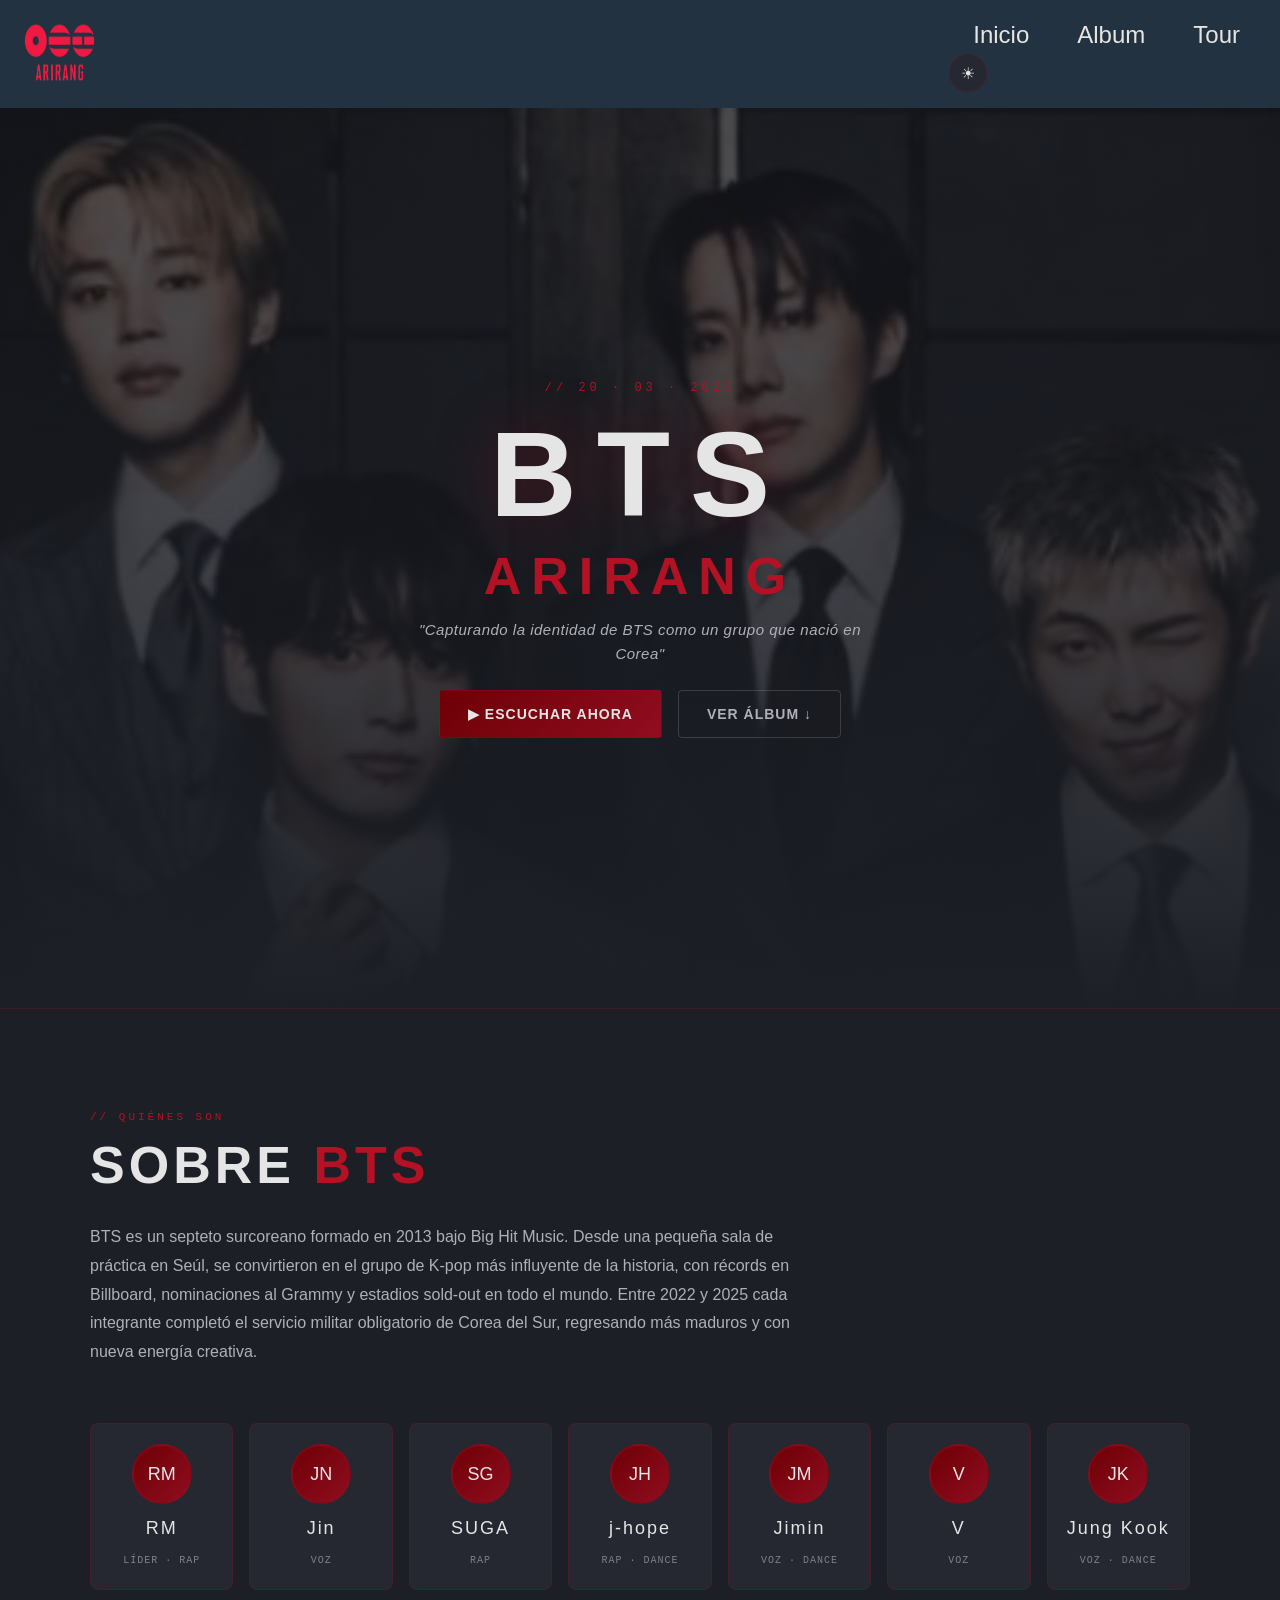
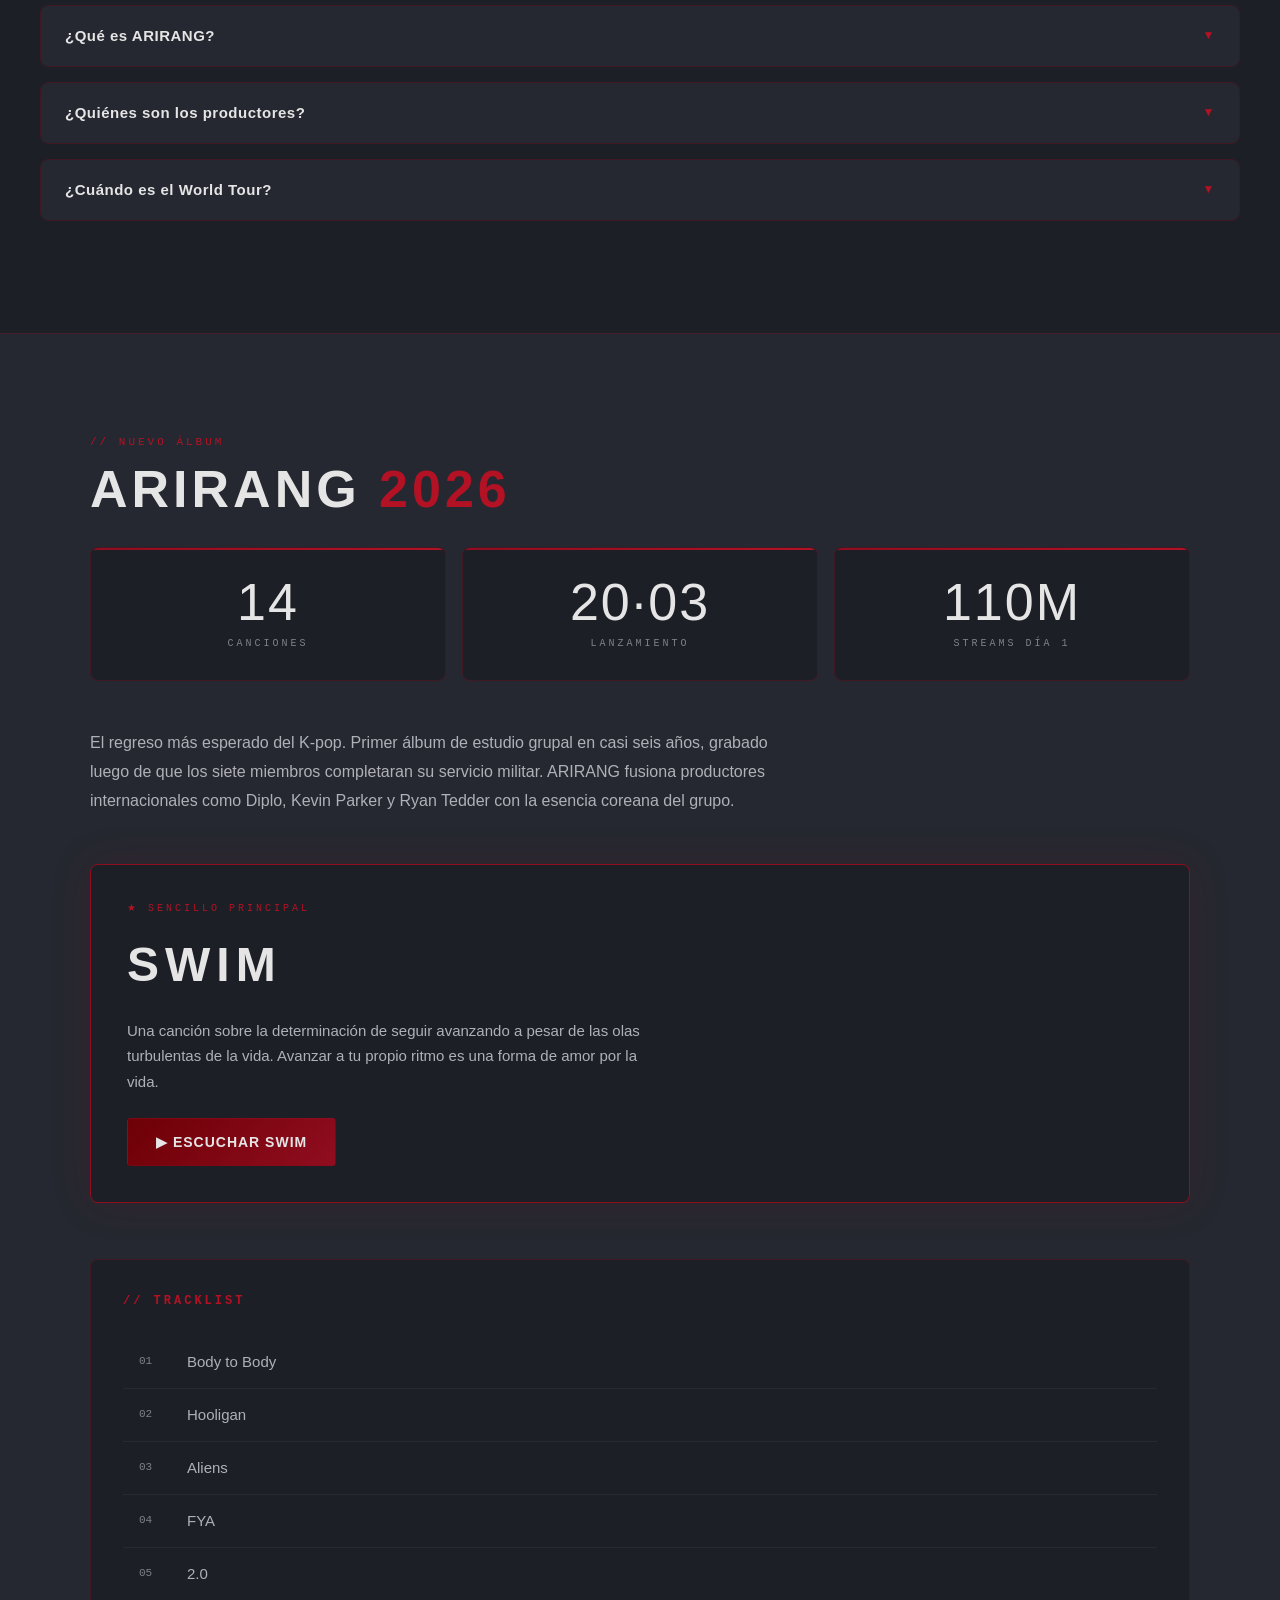
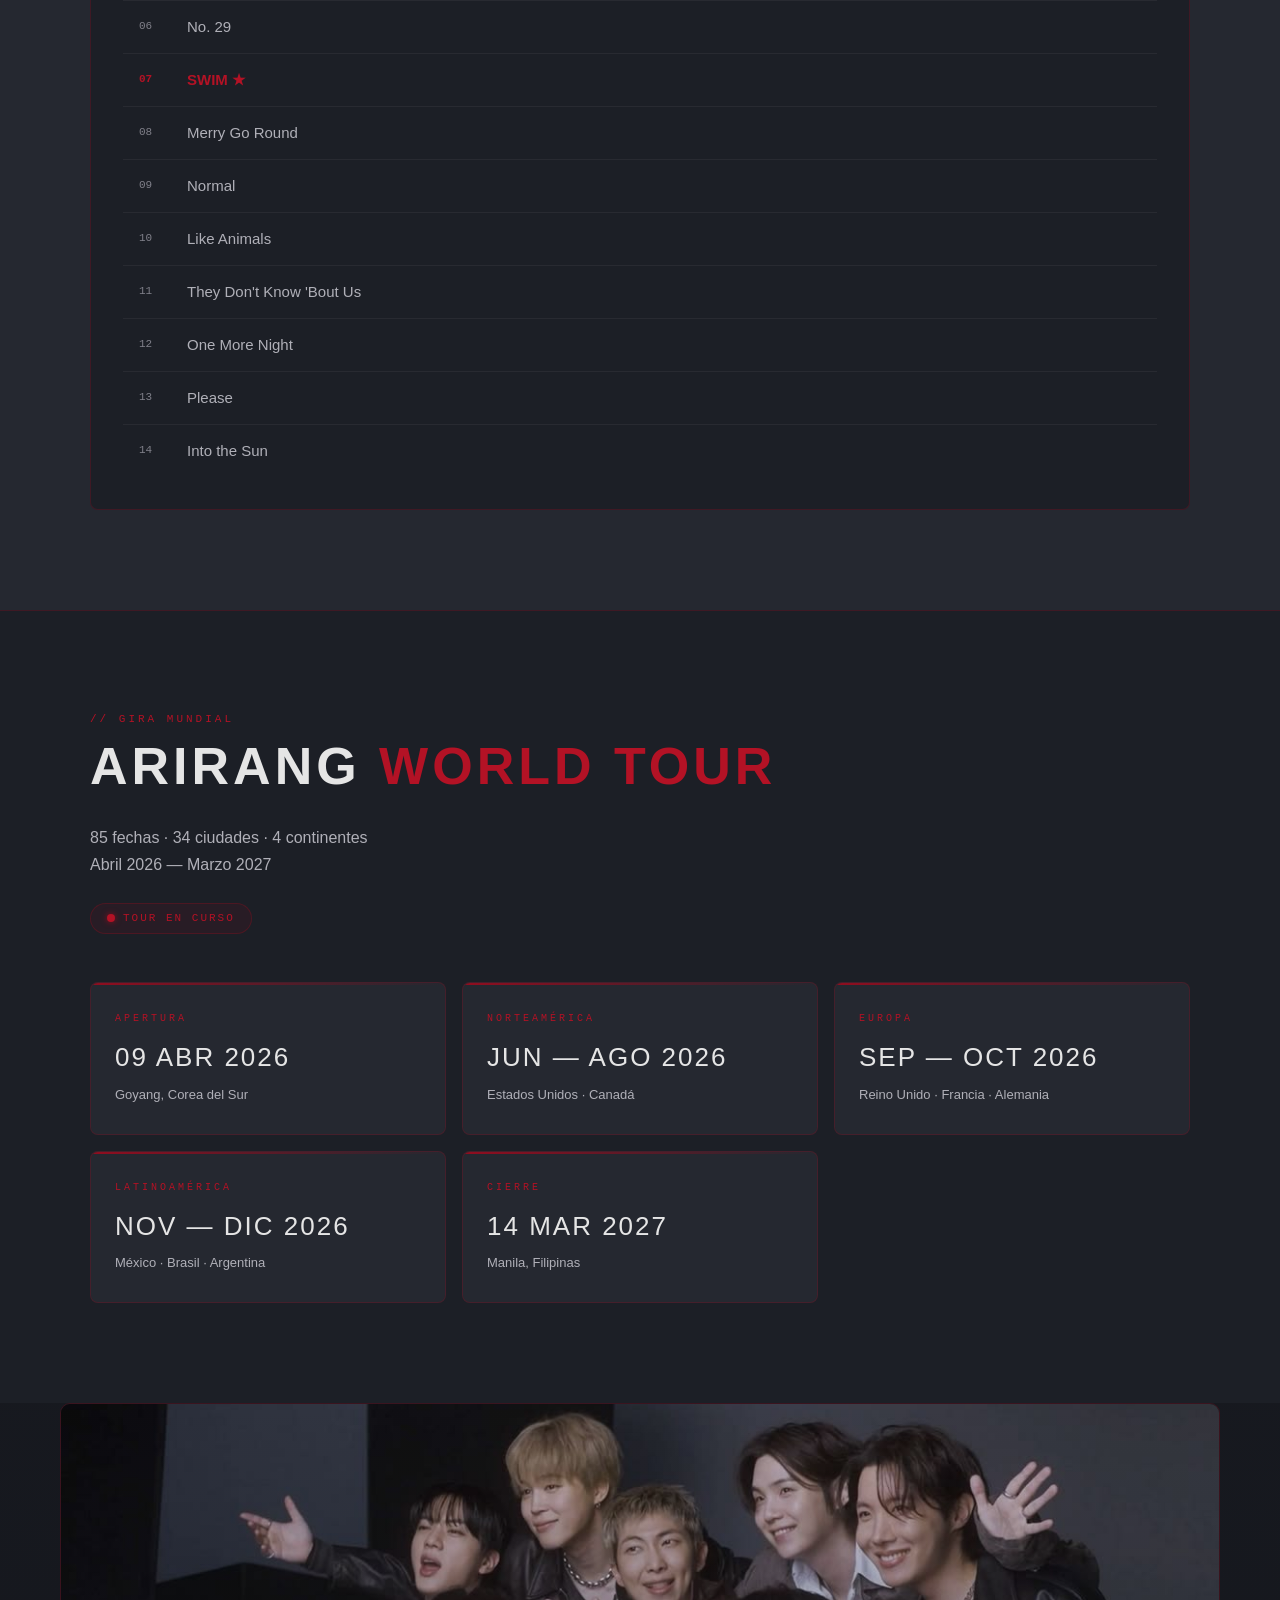
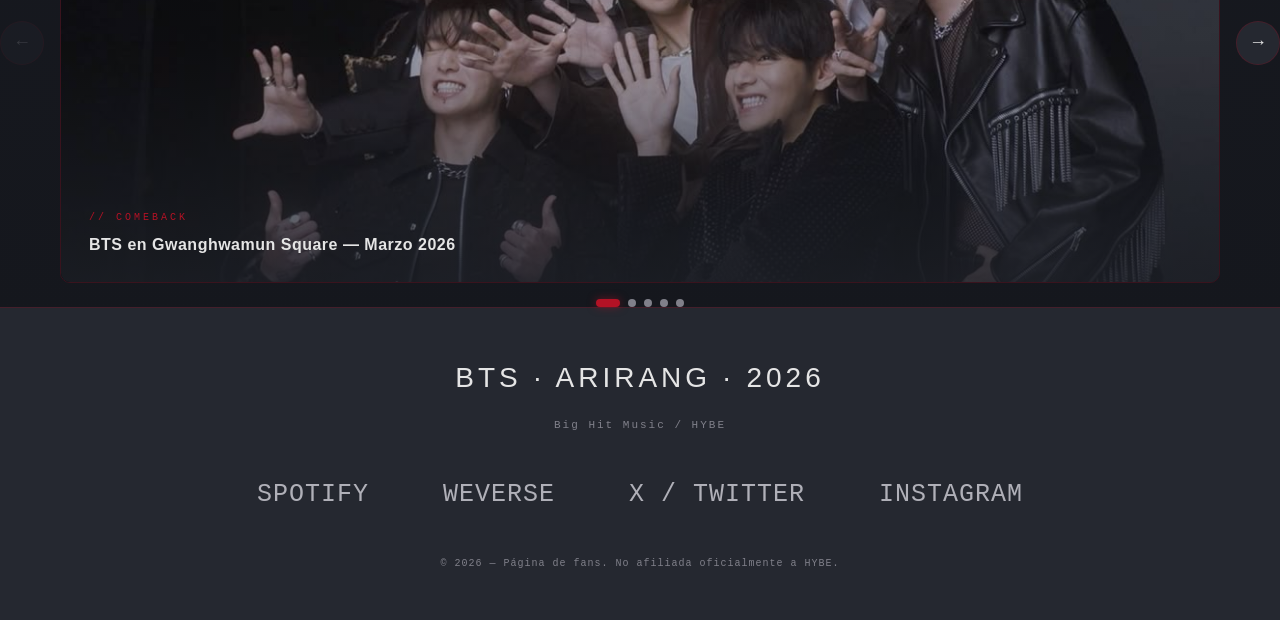
<file: formulario/principal/index.html>
<!DOCTYPE html>
<html lang="es">
<head>
    <meta charset="UTF-8">
    <meta name="viewport" content="width=device-width, initial-scale=1.0">
    <link rel="shortcut icon" href="../login/img/3cffc09610e8c50bd0abcf06558bae74-removebg-preview.png" type="image/x-icon">
    <link rel="stylesheet" href="../principal/estilo.css">
    <title>Inicio</title>
</head>
<body>
    <header>
        <img src="../login/img/2bfe5736d8da40cc7b3c9c1c3ff06efa-removebg-preview.png" alt="">
        <nav>
            <ul>
                <li style="list-style: none"><a href="#inicio">Inicio</a></li>
                <li style="list-style: none"><a href="#album">Album</a></li>
                <li style="list-style: none"><a href="#tour">Tour</a></li>
            </ul>
            <button id="btn-tema" class="btn-tema" title="Cambiar tema">
              <span id="icono-tema">☀</span>
            </button>
        </nav>
    </header>
  <main>
    <!-- ══════════ HERO ══════════ -->
    <section id="inicio">
      <div class="hero-overlay"></div>
      <div class="hero-contenido">
        <p class="hero-sub">// 20 · 03 · 2026</p>
        <h1 class="hero-titulo">BTS</h1>
        <h2 class="hero-album">ARIRANG</h2>
        <p class="hero-desc">
          "Capturando la identidad de BTS como un grupo que nació en Corea"
        </p>
        <div class="hero-btns">
          <a href="https://open.spotify.com/album/3ukkRHDHbN8tNRPKsGZR1h" target="_blank" class="btn-primary">▶ ESCUCHAR AHORA</a>
          <a href="#album" class="btn-secondary">VER ÁLBUM ↓</a>
        </div>
      </div>
    </section>

    <!-- ══════════ SOBRE BTS ══════════ -->
    <section id="sobre">
      <div class="sobre-contenido">
        <span class="section-tag">// QUIÉNES SON</span>
        <h2 class="section-titulo">SOBRE <span>BTS</span></h2>
        <p class="sobre-texto">
          BTS es un septeto surcoreano formado en 2013 bajo Big Hit Music.
          Desde una pequeña sala de práctica en Seúl, se convirtieron en el grupo
          de K-pop más influyente de la historia, con récords en Billboard,
          nominaciones al Grammy y estadios sold-out en todo el mundo.
          Entre 2022 y 2025 cada integrante completó el servicio militar obligatorio
          de Corea del Sur, regresando más maduros y con nueva energía creativa.
        </p>
        <div class="miembros-grid">
          <div class="miembro-card">
            <div class="miembro-avatar">RM</div>
            <p class="miembro-nombre">RM</p>
            <p class="miembro-rol">Líder · Rap</p>
          </div>
          <div class="miembro-card">
            <div class="miembro-avatar">JN</div>
            <p class="miembro-nombre">Jin</p>
            <p class="miembro-rol">Voz</p>
          </div>
          <div class="miembro-card">
            <div class="miembro-avatar">SG</div>
            <p class="miembro-nombre">SUGA</p>
            <p class="miembro-rol">Rap</p>
          </div>
          <div class="miembro-card">
            <div class="miembro-avatar">JH</div>
            <p class="miembro-nombre">j-hope</p>
            <p class="miembro-rol">Rap · Dance</p>
          </div>
          <div class="miembro-card">
            <div class="miembro-avatar">JM</div>
            <p class="miembro-nombre">Jimin</p>
            <p class="miembro-rol">Voz · Dance</p>
          </div>
          <div class="miembro-card">
            <div class="miembro-avatar">V</div>
            <p class="miembro-nombre">V</p>
            <p class="miembro-rol">Voz</p>
          </div>
          <div class="miembro-card">
            <div class="miembro-avatar">JK</div>
            <p class="miembro-nombre">Jung Kook</p>
            <p class="miembro-rol">Voz · Dance</p>
          </div>
        </div>
      </div>
      <div class="info-bloque">
        <div class="info-header" id="btn-info-1">
          <span>¿Qué es ARIRANG?</span>
          <span class="info-flecha" id="flecha-1">▼</span>
        </div>
        <div class="info-cuerpo" id="cuerpo-1">
          <p>
            ARIRANG es el sexto álbum en coreano de BTS, lanzado el 20 de marzo
            de 2026. Su nombre hace referencia a una antigua canción folclórica
            coreana de 600 años de antigüedad, elegida porque captura la identidad
            del grupo como una banda que nació en Corea.
          </p>
        </div>
      </div>

      <div class="info-bloque">
        <div class="info-header" id="btn-info-2">
          <span>¿Quiénes son los productores?</span>
          <span class="info-flecha" id="flecha-2">▼</span>
        </div>
        <div class="info-cuerpo" id="cuerpo-2">
          <p>
            El álbum fue producido por una alineación internacional que incluye
            a Diplo, Ryan Tedder, Kevin Parker (Tame Impala), Mike WiLL Made-It,
            JPEGMafia, Flume y El Guincho, entre otros, junto al productor
            habitual del grupo, Pdogg.
          </p>
        </div>
      </div>
      <div class="info-bloque">
        <div class="info-header" id="btn-info-3">
          <span>¿Cuándo es el World Tour?</span>
          <span class="info-flecha" id="flecha-3">▼</span>
        </div>
        <div class="info-cuerpo" id="cuerpo-3">
          <p>
            El Arirang World Tour arranca el 9 de abril de 2026 en Goyang, Corea
            del Sur, y recorre 34 ciudades en 85 fechas, finalizando el 14 de
            marzo de 2027 en Manila, Filipinas.
          </p>
        </div>
      </div>
    </section>

    <!-- ══════════ ÁLBUM ══════════ -->
    <section id="album">
      <div class="album-contenido">

        <span class="section-tag">// NUEVO ÁLBUM</span>
        <h2 class="section-titulo">ARIRANG <span>2026</span></h2>

        <!-- Stats -->
        <div class="album-stats">
          <div class="stat-card">
            <p class="stat-num">14</p>
            <p class="stat-label">CANCIONES</p>
          </div>
          <div class="stat-card">
            <p class="stat-num">20·03</p>
            <p class="stat-label">LANZAMIENTO</p>
          </div>
          <div class="stat-card">
            <p class="stat-num">110M</p>
            <p class="stat-label">STREAMS DÍA 1</p>
          </div>
        </div>

        <!-- Descripción -->
        <p class="album-desc">
          El regreso más esperado del K-pop. Primer álbum de estudio grupal
          en casi seis años, grabado luego de que los siete miembros
          completaran su servicio militar. ARIRANG fusiona productores
          internacionales como Diplo, Kevin Parker y Ryan Tedder con la
          esencia coreana del grupo.
        </p>

        <!-- Sencillo -->
        <div class="swim-card">
          <div class="swim-info">
            <span class="swim-tag">★ SENCILLO PRINCIPAL</span>
            <h3 class="swim-titulo">SWIM</h3>
            <p class="swim-desc">
              Una canción sobre la determinación de seguir avanzando a pesar
              de las olas turbulentas de la vida. Avanzar a tu propio ritmo
              es una forma de amor por la vida.
            </p>
            <a href="https://open.spotify.com/album/3ukkRHDHbN8tNRPKsGZR1h" target="_blank" class="btn-primary">▶ ESCUCHAR SWIM</a>
          </div>
        </div>

        <!-- Tracklist -->
        <div class="tracklist">
          <h3 class="tracklist-titulo">// TRACKLIST</h3>
          <ol class="tracklist-lista">
            <li>Body to Body</li>
            <li>Hooligan</li>
            <li>Aliens</li>
            <li>FYA</li>
            <li>2.0</li>
            <li>No. 29</li>
            <li class="track-destacado">SWIM ★</li>
            <li>Merry Go Round</li>
            <li>Normal</li>
            <li>Like Animals</li>
            <li>They Don't Know 'Bout Us</li>
            <li>One More Night</li>
            <li>Please</li>
            <li>Into the Sun</li>
          </ol>
        </div>

      </div>
    </section>

    <!-- ══════════ TOUR ══════════ -->
    <section id="tour">
      <div class="tour-contenido">

        <span class="section-tag">// GIRA MUNDIAL</span>
        <h2 class="section-titulo">ARIRANG <span>WORLD TOUR</span></h2>
        <p class="tour-desc">
          85 fechas · 34 ciudades · 4 continentes
          <br>
          Abril 2026 — Marzo 2027
        </p>

        <!-- Chip de estado -->
        <div class="tour-status">
          <span class="dot-activo"></span>
          TOUR EN CURSO
        </div>

        <!-- Fechas destacadas -->
        <div class="tour-fechas">

          <div class="fecha-card">
            <p class="fecha-tag">APERTURA</p>
            <p class="fecha-fecha">09 ABR 2026</p>
            <p class="fecha-lugar">Goyang, Corea del Sur</p>
          </div>

          <div class="fecha-card">
            <p class="fecha-tag">NORTEAMÉRICA</p>
            <p class="fecha-fecha">JUN — AGO 2026</p>
            <p class="fecha-lugar">Estados Unidos · Canadá</p>
          </div>

          <div class="fecha-card">
            <p class="fecha-tag">EUROPA</p>
            <p class="fecha-fecha">SEP — OCT 2026</p>
            <p class="fecha-lugar">Reino Unido · Francia · Alemania</p>
          </div>

          <div class="fecha-card">
            <p class="fecha-tag">LATINOAMÉRICA</p>
            <p class="fecha-fecha">NOV — DIC 2026</p>
            <p class="fecha-lugar">México · Brasil · Argentina</p>
          </div>

          <div class="fecha-card">
            <p class="fecha-tag">CIERRE</p>
            <p class="fecha-fecha">14 MAR 2027</p>
            <p class="fecha-lugar">Manila, Filipinas</p>
          </div>

        </div>

      </div>
    </section>
    <div class="carrusel-wrap">
      <button class="carrusel-btn" id="carrusel-prev">&#8592;</button>

      <div class="carrusel-ventana">
        <div class="carrusel-track" id="carrusel-track">
        
          <div class="carrusel-slide">
            <img src="../login/img/foto1.jpg" alt="BTS - ARIRANG" class="carrusel-img" />
            <div class="carrusel-caption">
              <span class="caption-tag">// COMEBACK</span>
              <p class="caption-texto">BTS en Gwanghwamun Square — Marzo 2026</p>
            </div>
          </div>
        
          <div class="carrusel-slide">
            <img src="../login/img/foto2.jpg" alt="BTS - SWIM" class="carrusel-img" />
            <div class="carrusel-caption">
              <span class="caption-tag">// SENCILLO</span>
              <p class="caption-texto">SWIM — Video oficial</p>
            </div>
          </div>
        
          <div class="carrusel-slide">
            <img src="../login/img/foto3.jpg" alt="BTS - World Tour" class="carrusel-img" />
            <div class="carrusel-caption">
              <span class="caption-tag">// WORLD TOUR</span>
              <p class="caption-texto">Arirang World Tour — Abril 2026</p>
            </div>
          </div>
        
          <div class="carrusel-slide">
            <img src="../login/img/foto4.jpg" alt="BTS - Los 7" class="carrusel-img" />
            <div class="carrusel-caption">
              <span class="caption-tag">// LOS 7</span>
              <p class="caption-texto">RM, Jin, SUGA, j-hope, Jimin, V y Jung Kook</p>
            </div>
          </div>
        
          <div class="carrusel-slide">
            <img src="../login/img/foto5.jpg" alt="BTS - ARIRANG Album" class="carrusel-img" />
            <div class="carrusel-caption">
              <span class="caption-tag">// ÁLBUM</span>
              <p class="caption-texto">ARIRANG — 20 de Marzo 2026</p>
            </div>
          </div>
        
        </div>
      </div>
    
      <button class="carrusel-btn" id="carrusel-next">&#8594;</button>
    </div>

    <div class="carrusel-dots" id="carrusel-dots"></div>

    <!-- ══════════ FOOTER ══════════ -->
    <footer>
      <div class="footer-contenido">
        <p class="footer-logo">BTS · ARIRANG · 2026</p>
        <p class="footer-sub">Big Hit Music / HYBE</p>
        <div class="footer-links">
          <a href="https://open.spotify.com/album/3ukkRHDHbN8tNRPKsGZR1h" target="_blank">Spotify</a>
          <a href="https://weverse.io/bts" target="_blank">Weverse</a>
          <a href="https://twitter.com/BTS_twt" target="_blank">X / Twitter</a>
          <a href="https://www.instagram.com/bts.bighitofficial" target="_blank">Instagram</a>
        </div>
        <p class="footer-copy">© 2026 — Página de fans. No afiliada oficialmente a HYBE.</p>
      </div>
    </footer>
  </main>
</body>
<script src="./app.js"></script>
</html>
</file>
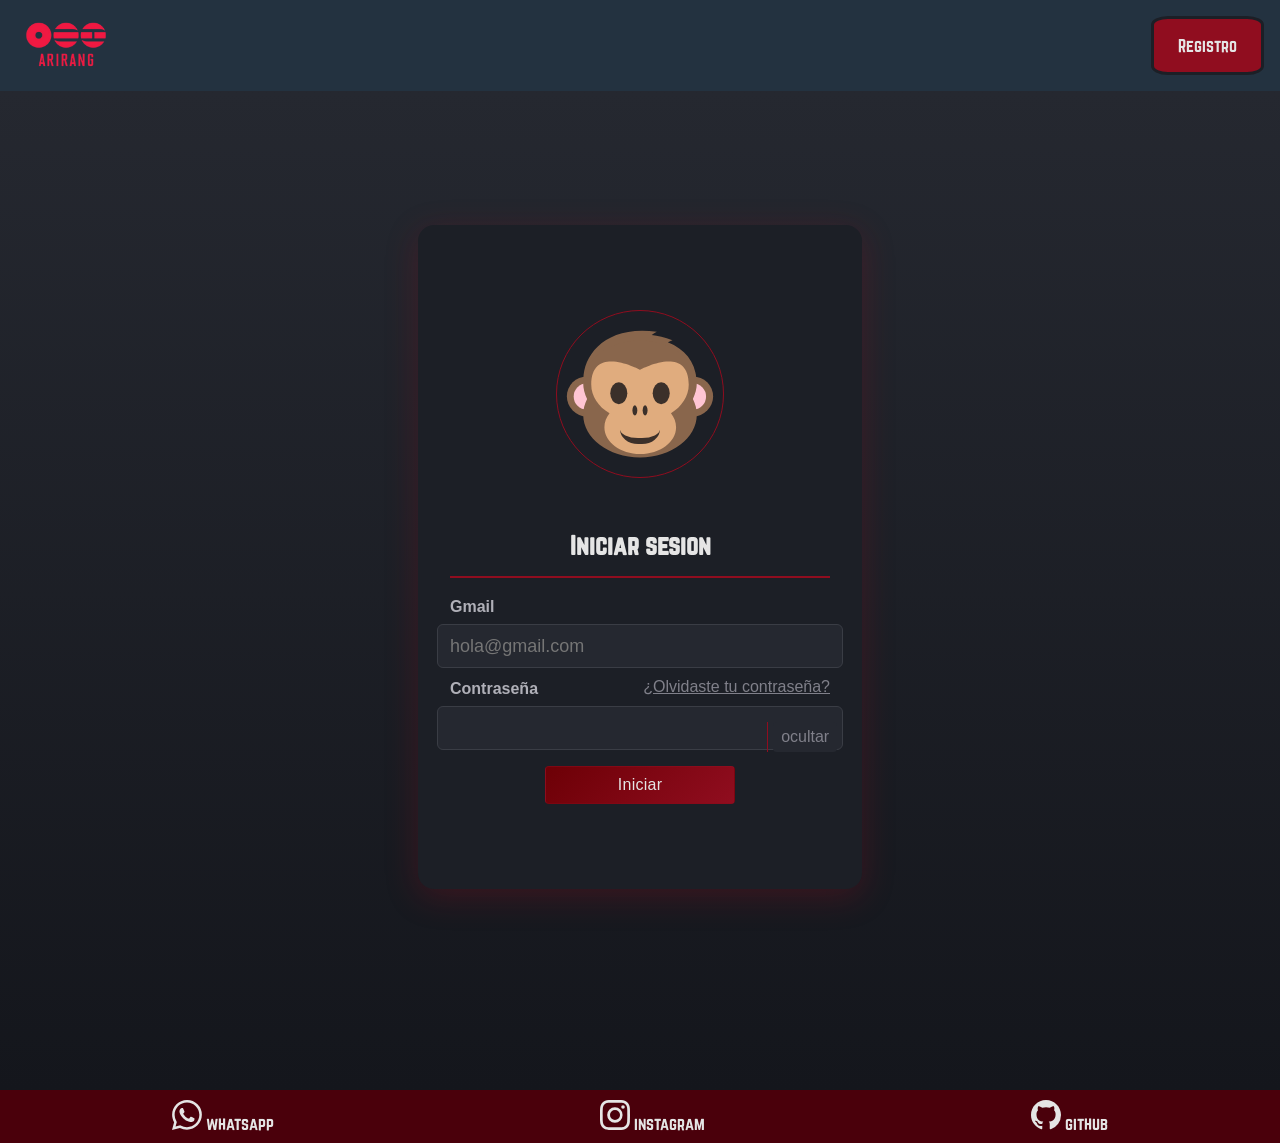
<file: formulario/login/login.html>
<!DOCTYPE html>
<html lang="en">
<head>
    <meta charset="UTF-8">
    <meta name="viewport" content="width=device-width, initial-scale=1.0">
    <link rel="stylesheet" href="./log.css">
    <link rel="shortcut icon" href="./img/3cffc09610e8c50bd0abcf06558bae74-removebg-preview.png" type="image/x-icon">   
    <title>Inicio de sesion</title>
</head>
<body>
  <header>
    <img src="./img/2bfe5736d8da40cc7b3c9c1c3ff06efa-removebg-preview.png" alt="" style="width: 8%;">
    <button class="botom" onclick="window.location.href='../registro/registro.html'">Registro</button>
  </header>
  <main>
    <section>
          <!-- From Uiverse.io by ilkhoeri --> 
      <div class="card">
        <input
          value=""
          class="blind-check"
          type="checkbox"
          id="blind-input"
          name="blindcheck"
          hidden=""
        />
      
        <label for="blind-input" class="blind_input">
          <span class="hide">ocultar</span>
          <span class="show">mostrar</span>
        </label>
      
        <form class="form">
          <div class="title">Iniciar sesion</div>        
          <label class="label_input" for="email-input">Gmail</label>
          <input
            spellcheck="false"
            class="input"
            type="email"
            name="email"
            id="email-input"
            placeholder="hola@gmail.com"/>
        
          <div class="frg_pss">
            <label class="label_input" for="password-input">Contraseña</label>
            <a href="../recuperacion/recuperacion.html">¿Olvidaste tu contraseña?</a>
          </div>
          <input
            spellcheck="false"
            class="input"
            type="text"
            name="password"
            id="password-input"/>
          <button class="submit" type="submit">Iniciar</button>
        </form>
      
        <label for="blind-input" class="avatar">
          <svg
            xmlns="http://www.w3.org/2000/svg"
            width="35"
            height="35"
            viewBox="0 0 64 64"
            id="monkey"
          >
            <ellipse cx="53.7" cy="33" rx="8.3" ry="8.2" fill="#89664c"></ellipse>
            <ellipse cx="53.7" cy="33" rx="5.4" ry="5.4" fill="#ffc5d3"></ellipse>
            <ellipse cx="10.2" cy="33" rx="8.2" ry="8.2" fill="#89664c"></ellipse>
            <ellipse cx="10.2" cy="33" rx="5.4" ry="5.4" fill="#ffc5d3"></ellipse>
            <g fill="#89664c">
              <path
                d="m43.4 10.8c1.1-.6 1.9-.9 1.9-.9-3.2-1.1-6-1.8-8.5-2.1 1.3-1 2.1-1.3 2.1-1.3-20.4-2.9-30.1 9-30.1 19.5h46.4c-.7-7.4-4.8-12.4-11.8-15.2"
              ></path>
              <path
                d="m55.3 27.6c0-9.7-10.4-17.6-23.3-17.6s-23.3 7.9-23.3 17.6c0 2.3.6 4.4 1.6 6.4-1 2-1.6 4.2-1.6 6.4 0 9.7 10.4 17.6 23.3 17.6s23.3-7.9 23.3-17.6c0-2.3-.6-4.4-1.6-6.4 1-2 1.6-4.2 1.6-6.4"
              ></path>
            </g>
            <path
              d="m52 28.2c0-16.9-20-6.1-20-6.1s-20-10.8-20 6.1c0 4.7 2.9 9 7.5 11.7-1.3 1.7-2.1 3.6-2.1 5.7 0 6.1 6.6 11 14.7 11s14.7-4.9 14.7-11c0-2.1-.8-4-2.1-5.7 4.4-2.7 7.3-7 7.3-11.7"
              fill="#e0ac7e"
            ></path>
            <g fill="#3b302a" class="monkey-eye-nose">
              <path
                d="m35.1 38.7c0 1.1-.4 2.1-1 2.1-.6 0-1-.9-1-2.1 0-1.1.4-2.1 1-2.1.6.1 1 1 1 2.1"
              ></path>
              <path
                d="m30.9 38.7c0 1.1-.4 2.1-1 2.1-.6 0-1-.9-1-2.1 0-1.1.4-2.1 1-2.1.5.1 1 1 1 2.1"
              ></path>
              <ellipse
                cx="40.7"
                cy="31.7"
                rx="3.5"
                ry="4.5"
                class="monkey-eye-r"
              ></ellipse>
              <ellipse
                cx="23.3"
                cy="31.7"
                rx="3.5"
                ry="4.5"
                class="monkey-eye-l"
              ></ellipse>
            </g>
          </svg>
          <svg
            xmlns="http://www.w3.org/2000/svg"
            width="35"
            height="35"
            viewBox="0 0 64 64"
            id="monkey-hands"
          >
            <path
              fill="#89664C"
              d="M9.4,32.5L2.1,61.9H14c-1.6-7.7,4-21,4-21L9.4,32.5z"
            ></path>
            <path
              fill="#FFD6BB"
              d="M15.8,24.8c0,0,4.9-4.5,9.5-3.9c2.3,0.3-7.1,7.6-7.1,7.6s9.7-8.2,11.7-5.6c1.8,2.3-8.9,9.8-8.9,9.8
      	s10-8.1,9.6-4.6c-0.3,3.8-7.9,12.8-12.5,13.8C11.5,43.2,6.3,39,9.8,24.4C11.6,17,13.3,25.2,15.8,24.8"
            ></path>
            <path
              fill="#89664C"
              d="M54.8,32.5l7.3,29.4H50.2c1.6-7.7-4-21-4-21L54.8,32.5z"
            ></path>
            <path
              fill="#FFD6BB"
              d="M48.4,24.8c0,0-4.9-4.5-9.5-3.9c-2.3,0.3,7.1,7.6,7.1,7.6s-9.7-8.2-11.7-5.6c-1.8,2.3,8.9,9.8,8.9,9.8
      	s-10-8.1-9.7-4.6c0.4,3.8,8,12.8,12.6,13.8c6.6,1.3,11.8-2.9,8.3-17.5C52.6,17,50.9,25.2,48.4,24.8"
            ></path>
          </svg>
        </label>
      </div>
    </section>
  </main>
  <footer>
    <div>
      <svg xmlns="http://www.w3.org/2000/svg" width="30" height="30" fill="currentColor" class="bi bi-whatsapp" viewBox="0 0 16 16">
        <path d="M13.601 2.326A7.85 7.85 0 0 0 7.994 0C3.627 0 .068 3.558.064 7.926c0 1.399.366 2.76 1.057 3.965L0 16l4.204-1.102a7.9 7.9 0 0 0 3.79.965h.004c4.368 0 7.926-3.558 7.93-7.93A7.9 7.9 0 0 0 13.6 2.326zM7.994 14.521a6.6 6.6 0 0 1-3.356-.92l-.24-.144-2.494.654.666-2.433-.156-.251a6.56 6.56 0 0 1-1.007-3.505c0-3.626 2.957-6.584 6.591-6.584a6.56 6.56 0 0 1 4.66 1.931 6.56 6.56 0 0 1 1.928 4.66c-.004 3.639-2.961 6.592-6.592 6.592m3.615-4.934c-.197-.099-1.17-.578-1.353-.646-.182-.065-.315-.099-.445.099-.133.197-.513.646-.627.775-.114.133-.232.148-.43.05-.197-.1-.836-.308-1.592-.985-.59-.525-.985-1.175-1.103-1.372-.114-.198-.011-.304.088-.403.087-.088.197-.232.296-.346.1-.114.133-.198.198-.33.065-.134.034-.248-.015-.347-.05-.099-.445-1.076-.612-1.47-.16-.389-.323-.335-.445-.34-.114-.007-.247-.007-.38-.007a.73.73 0 0 0-.529.247c-.182.198-.691.677-.691 1.654s.71 1.916.81 2.049c.098.133 1.394 2.132 3.383 2.992.47.205.84.326 1.129.418.475.152.904.129 1.246.08.38-.058 1.171-.48 1.338-.943.164-.464.164-.86.114-.943-.049-.084-.182-.133-.38-.232"/>
      </svg>
      <a href="http://" style="font-family: nort; color: #e5e5e5; text-decoration: none;"> whatsapp </a>
    </div>
    <div>
      <svg xmlns="http://www.w3.org/2000/svg" width="30" height="30" fill="currentColor" class="bi bi-instagram" viewBox="0 0 16 16">
        <path d="M8 0C5.829 0 5.556.01 4.703.048 3.85.088 3.269.222 2.76.42a3.9 3.9 0 0 0-1.417.923A3.9 3.9 0 0 0 .42 2.76C.222 3.268.087 3.85.048 4.7.01 5.555 0 5.827 0 8.001c0 2.172.01 2.444.048 3.297.04.852.174 1.433.372 1.942.205.526.478.972.923 1.417.444.445.89.719 1.416.923.51.198 1.09.333 1.942.372C5.555 15.99 5.827 16 8 16s2.444-.01 3.298-.048c.851-.04 1.434-.174 1.943-.372a3.9 3.9 0 0 0 1.416-.923c.445-.445.718-.891.923-1.417.197-.509.332-1.09.372-1.942C15.99 10.445 16 10.173 16 8s-.01-2.445-.048-3.299c-.04-.851-.175-1.433-.372-1.941a3.9 3.9 0 0 0-.923-1.417A3.9 3.9 0 0 0 13.24.42c-.51-.198-1.092-.333-1.943-.372C10.443.01 10.172 0 7.998 0zm-.717 1.442h.718c2.136 0 2.389.007 3.232.046.78.035 1.204.166 1.486.275.373.145.64.319.92.599s.453.546.598.92c.11.281.24.705.275 1.485.039.843.047 1.096.047 3.231s-.008 2.389-.047 3.232c-.035.78-.166 1.203-.275 1.485a2.5 2.5 0 0 1-.599.919c-.28.28-.546.453-.92.598-.28.11-.704.24-1.485.276-.843.038-1.096.047-3.232.047s-2.39-.009-3.233-.047c-.78-.036-1.203-.166-1.485-.276a2.5 2.5 0 0 1-.92-.598 2.5 2.5 0 0 1-.6-.92c-.109-.281-.24-.705-.275-1.485-.038-.843-.046-1.096-.046-3.233s.008-2.388.046-3.231c.036-.78.166-1.204.276-1.486.145-.373.319-.64.599-.92s.546-.453.92-.598c.282-.11.705-.24 1.485-.276.738-.034 1.024-.044 2.515-.045zm4.988 1.328a.96.96 0 1 0 0 1.92.96.96 0 0 0 0-1.92m-4.27 1.122a4.109 4.109 0 1 0 0 8.217 4.109 4.109 0 0 0 0-8.217m0 1.441a2.667 2.667 0 1 1 0 5.334 2.667 2.667 0 0 1 0-5.334"/>
      </svg>
      <a href="http://" style="font-family: nort; color: #e5e5e5; text-decoration: none;">instagram</a>
    </div>
    <div>
      <svg xmlns="http://www.w3.org/2000/svg" width="30" height="30" fill="currentColor" class="bi bi-github" viewBox="0 0 16 16">
        <path d="M8 0C3.58 0 0 3.58 0 8c0 3.54 2.29 6.53 5.47 7.59.4.07.55-.17.55-.38 0-.19-.01-.82-.01-1.49-2.01.37-2.53-.49-2.69-.94-.09-.23-.48-.94-.82-1.13-.28-.15-.68-.52-.01-.53.63-.01 1.08.58 1.23.82.72 1.21 1.87.87 2.33.66.07-.52.28-.87.51-1.07-1.78-.2-3.64-.89-3.64-3.95 0-.87.31-1.59.82-2.15-.08-.2-.36-1.02.08-2.12 0 0 .67-.21 2.2.82.64-.18 1.32-.27 2-.27s1.36.09 2 .27c1.53-1.04 2.2-.82 2.2-.82.44 1.1.16 1.92.08 2.12.51.56.82 1.27.82 2.15 0 3.07-1.87 3.75-3.65 3.95.29.25.54.73.54 1.48 0 1.07-.01 1.93-.01 2.2 0 .21.15.46.55.38A8.01 8.01 0 0 0 16 8c0-4.42-3.58-8-8-8"/>
      </svg>
      <a href="http://" style="font-family: nort; color: #e5e5e5; text-decoration: none;">github</a>
    </div>
  </footer>
</body>
<script src="./log.js" defer></script>
</html>
</file>
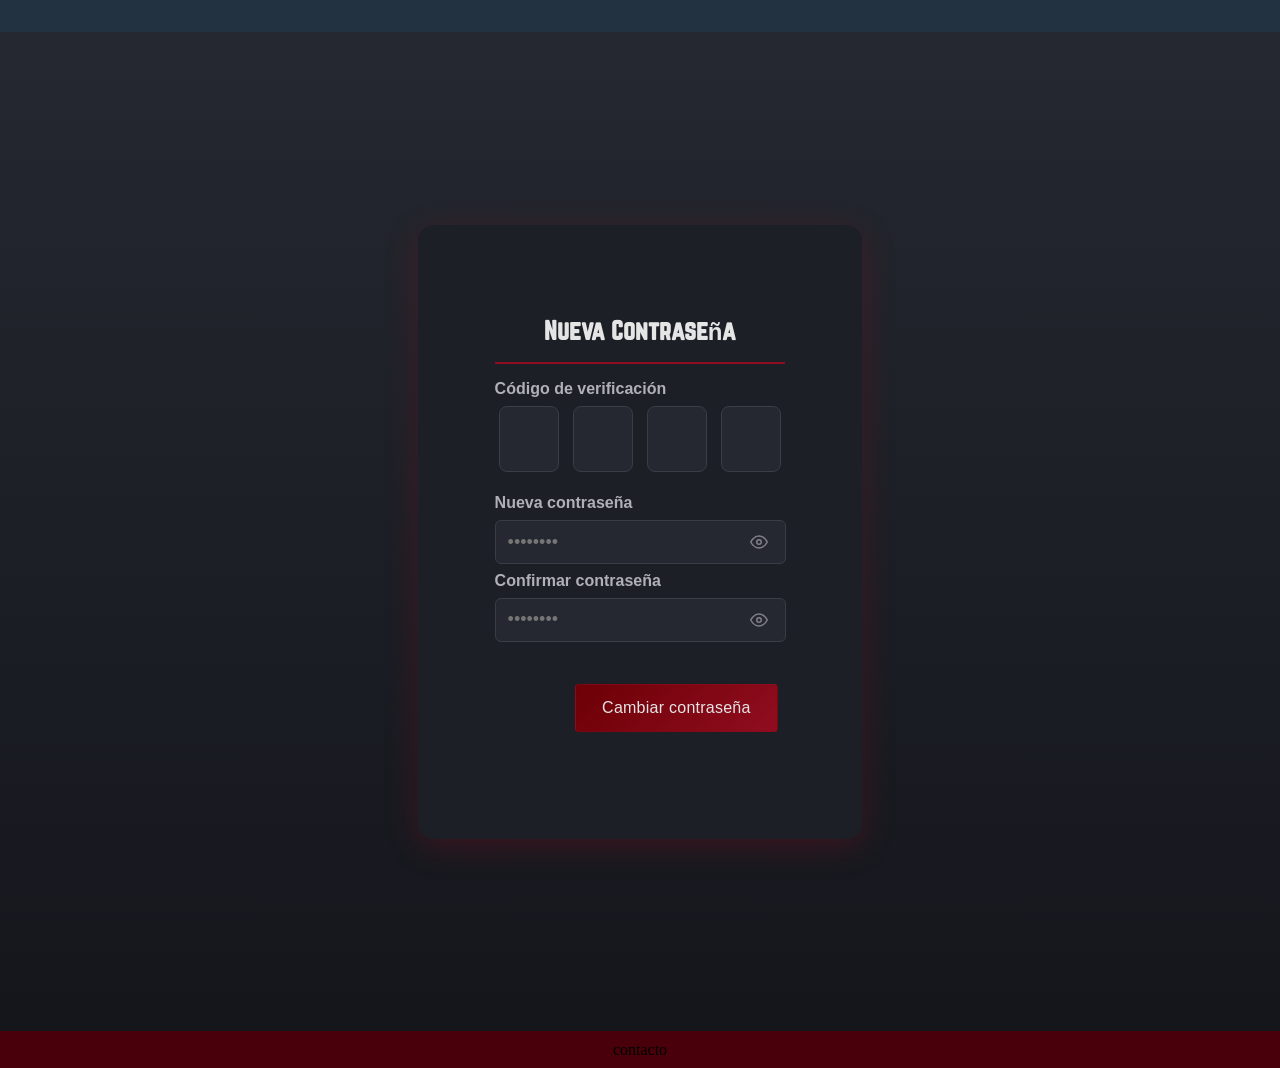
<file: formulario/recuperacion/nuevaC.html>
<!DOCTYPE html>
<html lang="en">
<head>
    <meta charset="UTF-8">
    <meta name="viewport" content="width=device-width, initial-scale=1.0">
    <link rel="stylesheet" href="./rec.css">
    <link rel="shortcut icon" href="../login/img/3cffc09610e8c50bd0abcf06558bae74-removebg-preview.png" type="image/x-icon">
    <title>Crear contraseña nueva</title>
</head>
<body>
  <header></header>
  <main>
    <section>
      <div class="card">
        <form class="form" id="form-nueva">
      
          <div class="title">Nueva Contraseña</div>
      
          <label class="label_input" for="codigo-input">Código de verificación</label>
          <div class="codigo-grid">
            <input class="codigo-input" type="text" maxlength="1" inputmode="numeric" pattern="[0-9]" id="c0" />
            <input class="codigo-input" type="text" maxlength="1" inputmode="numeric" pattern="[0-9]" id="c1" />
            <input class="codigo-input" type="text" maxlength="1" inputmode="numeric" pattern="[0-9]" id="c2" />
            <input class="codigo-input" type="text" maxlength="1" inputmode="numeric" pattern="[0-9]" id="c3" />
          </div>            
          <span class="error" id="verify-error"></span>
      
          <label class="label_input" for="nueva-pass">Nueva contraseña</label>
          <div class="input-wrap">
            <input
              spellcheck="false"
              class="input"
              type="password"
              id="nueva-pass"
              placeholder="••••••••" />
            <button type="button" class="btn-eye" id="eye-nueva">
              <svg id="icon-nueva" xmlns="http://www.w3.org/2000/svg" width="18" height="18" viewBox="0 0 24 24" fill="none" stroke="currentColor" stroke-width="2">
                <path d="M1 12s4-8 11-8 11 8 11 8-4 8-11 8-11-8-11-8z"/>
                <circle cx="12" cy="12" r="3"/>
              </svg>
            </button>
          </div>
      
          <label class="label_input" for="confirmar-pass">Confirmar contraseña</label>
          <div class="input-wrap">
            <input
              spellcheck="false"
              class="input"
              type="password"
              id="confirmar-pass"
              placeholder="••••••••" />
            <button type="button" class="btn-eye" id="eye-confirmar">
              <svg id="icon-confirmar" xmlns="http://www.w3.org/2000/svg" width="18" height="18" viewBox="0 0 24 24" fill="none" stroke="currentColor" stroke-width="2">
                <path d="M1 12s4-8 11-8 11 8 11 8-4 8-11 8-11-8-11-8z"/>
                <circle cx="12" cy="12" r="3"/>
              </svg>
            </button>
          </div>
          <span class="error" id="nueva-error"></span>
      
          <button class="submit" type="submit">Cambiar contraseña</button>
      
        </form>
      </div>
    </section>
  </main>
  <footer>contacto</footer>
</body>
<script src="../recuperacion/nueva.js"></script>
</html>
</file>
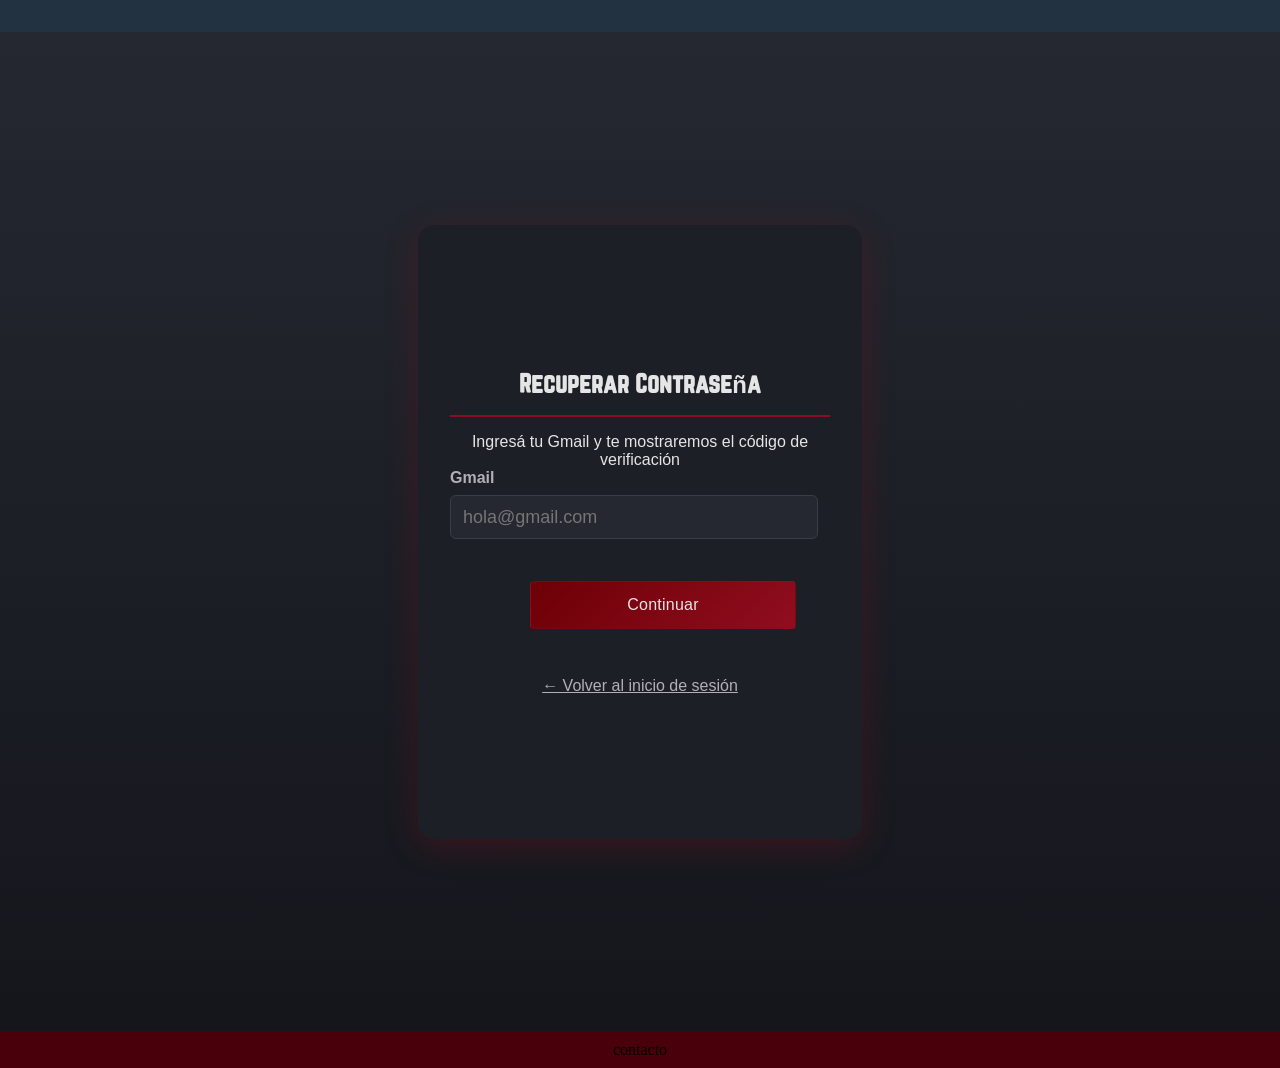
<file: formulario/recuperacion/recuperacion.html>
<!DOCTYPE html>
<html lang="es">
<head>
    <meta charset="UTF-8">
    <meta name="viewport" content="width=device-width, initial-scale=1.0">
    <link rel="stylesheet" href="./rec.css">
    <link rel="shortcut icon" href="../login/img/3cffc09610e8c50bd0abcf06558bae74-removebg-preview.png" type="image/x-icon">
    <title>Recuperar contraseña</title>
</head>
<body>
    <header></header>
    <main>
        <section>
            <div class="card">
              <form class="form" id="form-olvide">
            
                <div class="title">Recuperar Contraseña</div>
            
                <p class="verify-sub">Ingresá tu Gmail y te mostraremos el código de verificación</p>
            
                <label class="label_input" for="recovery-email">Gmail</label>
                <input
                  spellcheck="false"
                  class="input"
                  type="email"
                  id="recovery-email"
                  placeholder="hola@gmail.com" />
            
                <span class="error" id="recovery-error"></span>
            
                <button class="submit" type="submit">Continuar</button>
            
                <p class="verify-resend">
                  <a href="../login/login.html">← Volver al inicio de sesión</a>
                </p>            
              </form>
            </div>
        </section>
    </main>
    <footer>contacto</footer>
</body>
<script src="../recuperacion/rec.js"></script>
</html>
</file>
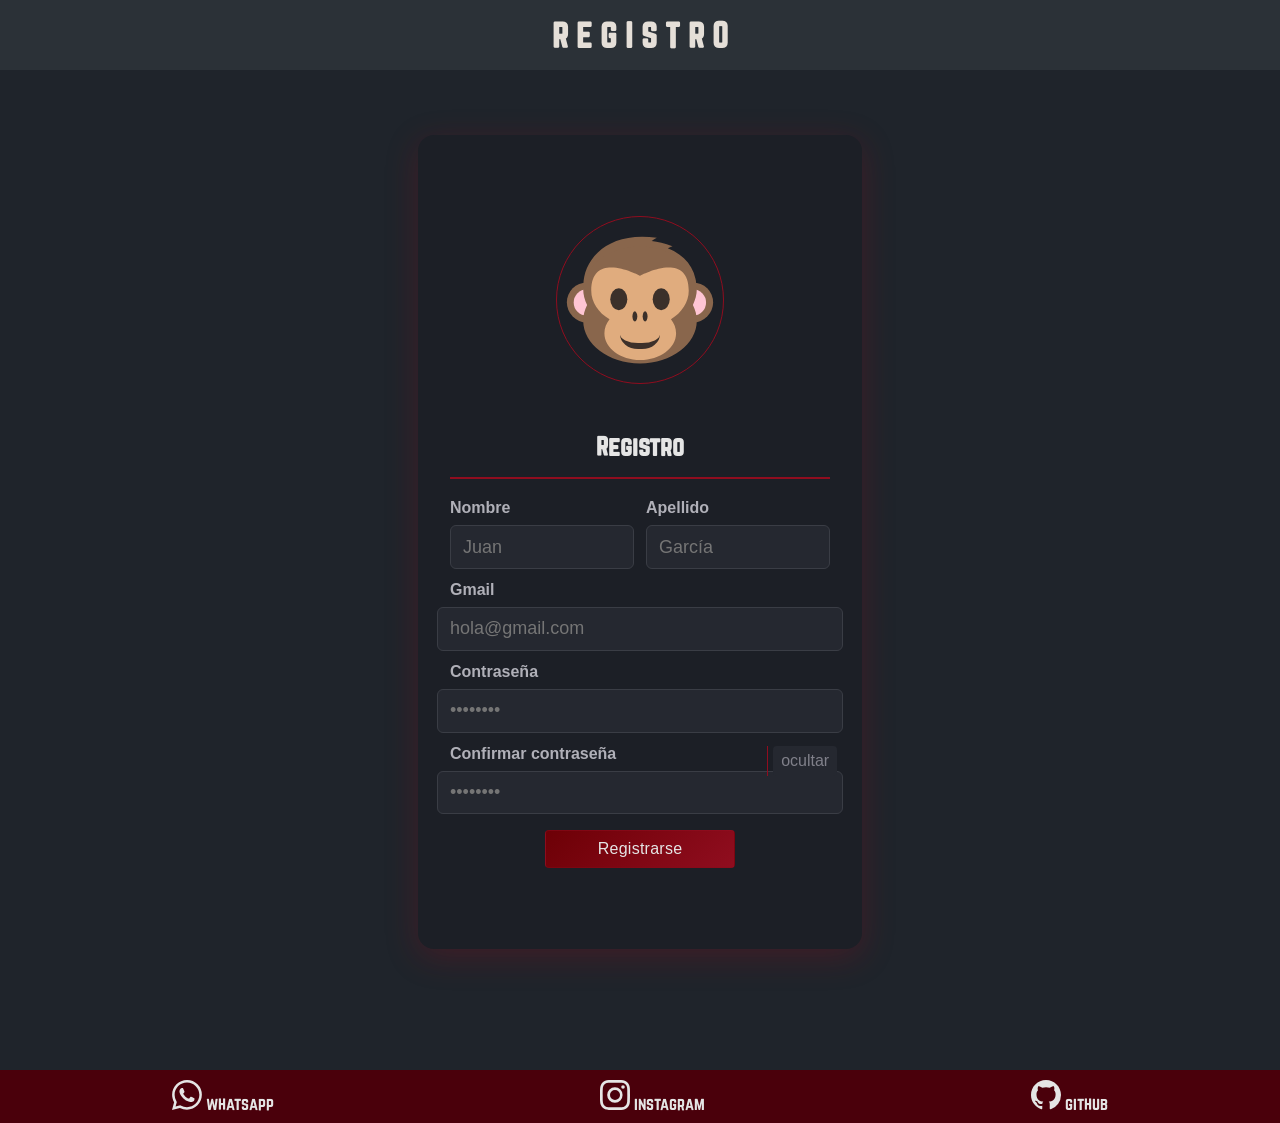
<file: formulario/registro/registro.html>
<!DOCTYPE html>
<html lang="es">
<head>
    <meta charset="UTF-8">
    <meta name="viewport" content="width=device-width, initial-scale=1.0">
    <link rel="stylesheet" href="reg.css">
    <link rel="shortcut icon" href="../login/img/3cffc09610e8c50bd0abcf06558bae74-removebg-preview.png" type="image/x-icon">
    <title>Registro</title>
</head>
<body>
  <header><h1>R E G I S T R O</h1></header>
  <main>
    <section>
      <div class="card">
        <input
          value=""
          class="blind-check"
          type="checkbox"
          id="blind-input"
          name="blindcheck"
          hidden=""
        />
            
        <label for="blind-input" class="blind_input">
          <span class="hide">ocultar</span>
          <span class="show">mostrar</span>
        </label>
        <form class="form">
          <div class="title">Registro</div>
                
          <div class="row">
            <div class="row-field">
              <label class="label_input" for="nombre-input">Nombre</label>
              <input
                spellcheck="false"
                class="input input-text"
                type="text"
                name="nombre"
                id="nombre-input"
                placeholder="Juan" />
            </div>
          
            <div class="row-field">
              <label class="label_input" for="apellido-input">Apellido</label>
              <input
                spellcheck="false"
                class="input input-text"
                type="text"
                name="apellido"
                id="apellido-input"
                placeholder="García" />
            </div>
          </div>
        
          <label class="label_input" for="email-input">Gmail</label>
          <input
            spellcheck="false"
            class="input"
            type="email"
            name="email"
            id="email-input"
            placeholder="hola@gmail.com" />
        
          <div class="frg_pss">
            <label class="label_input" for="password-input">Contraseña</label>
          </div>
          <input
            spellcheck="false"
            class="input input-pass"
            type="text"
            name="password"
            id="password-input"
            placeholder="••••••••" />
        
          <div class="frg_pss">
            <label class="label_input" for="confirm-password-input">Confirmar contraseña</label>
          </div>
          <input
            spellcheck="false"
            class="input input-pass"
            type="text"
            name="confirm_password"
            id="confirm-password-input"
            placeholder="••••••••" />
        
          <span class="error" id="form-error"></span>
          <button class="submit" type="submit">Registrarse</button>
        </form>
  
        <label for="blind-input" class="avatar">
          <svg
            xmlns="http://www.w3.org/2000/svg"
            width="35"
            height="35"
            viewBox="0 0 64 64"
            id="monkey"
          >
            <ellipse cx="53.7" cy="33" rx="8.3" ry="8.2" fill="#89664c"></ellipse>
            <ellipse cx="53.7" cy="33" rx="5.4" ry="5.4" fill="#ffc5d3"></ellipse>
            <ellipse cx="10.2" cy="33" rx="8.2" ry="8.2" fill="#89664c"></ellipse>
            <ellipse cx="10.2" cy="33" rx="5.4" ry="5.4" fill="#ffc5d3"></ellipse>
            <g fill="#89664c">
              <path
                d="m43.4 10.8c1.1-.6 1.9-.9 1.9-.9-3.2-1.1-6-1.8-8.5-2.1 1.3-1 2.1-1.3 2.1-1.3-20.4-2.9-30.1 9-30.1 19.5h46.4c-.7-7.4-4.8-12.4-11.8-15.2"
              ></path>
              <path
                d="m55.3 27.6c0-9.7-10.4-17.6-23.3-17.6s-23.3 7.9-23.3 17.6c0 2.3.6 4.4 1.6 6.4-1 2-1.6 4.2-1.6 6.4 0 9.7 10.4 17.6 23.3 17.6s23.3-7.9 23.3-17.6c0-2.3-.6-4.4-1.6-6.4 1-2 1.6-4.2 1.6-6.4"
              ></path>
            </g>
            <path
              d="m52 28.2c0-16.9-20-6.1-20-6.1s-20-10.8-20 6.1c0 4.7 2.9 9 7.5 11.7-1.3 1.7-2.1 3.6-2.1 5.7 0 6.1 6.6 11 14.7 11s14.7-4.9 14.7-11c0-2.1-.8-4-2.1-5.7 4.4-2.7 7.3-7 7.3-11.7"
              fill="#e0ac7e"
            ></path>
            <g fill="#3b302a" class="monkey-eye-nose">
              <path
                d="m35.1 38.7c0 1.1-.4 2.1-1 2.1-.6 0-1-.9-1-2.1 0-1.1.4-2.1 1-2.1.6.1 1 1 1 2.1"
              ></path>
              <path
                d="m30.9 38.7c0 1.1-.4 2.1-1 2.1-.6 0-1-.9-1-2.1 0-1.1.4-2.1 1-2.1.5.1 1 1 1 2.1"
              ></path>
              <ellipse
                cx="40.7"
                cy="31.7"
                rx="3.5"
                ry="4.5"
                class="monkey-eye-r"
              ></ellipse>
              <ellipse
                cx="23.3"
                cy="31.7"
                rx="3.5"
                ry="4.5"
                class="monkey-eye-l"
              ></ellipse>
            </g>
          </svg>
          <svg
            xmlns="http://www.w3.org/2000/svg"
            width="35"
            height="35"
            viewBox="0 0 64 64"
            id="monkey-hands"
          >
            <path
              fill="#89664C"
              d="M9.4,32.5L2.1,61.9H14c-1.6-7.7,4-21,4-21L9.4,32.5z"
            ></path>
            <path
              fill="#FFD6BB"
              d="M15.8,24.8c0,0,4.9-4.5,9.5-3.9c2.3,0.3-7.1,7.6-7.1,7.6s9.7-8.2,11.7-5.6c1.8,2.3-8.9,9.8-8.9,9.8
      	s10-8.1,9.6-4.6c-0.3,3.8-7.9,12.8-12.5,13.8C11.5,43.2,6.3,39,9.8,24.4C11.6,17,13.3,25.2,15.8,24.8"
            ></path>
            <path
              fill="#89664C"
              d="M54.8,32.5l7.3,29.4H50.2c1.6-7.7-4-21-4-21L54.8,32.5z"
            ></path>
            <path
              fill="#FFD6BB"
              d="M48.4,24.8c0,0-4.9-4.5-9.5-3.9c-2.3,0.3,7.1,7.6,7.1,7.6s-9.7-8.2-11.7-5.6c-1.8,2.3,8.9,9.8,8.9,9.8
      	s-10-8.1-9.7-4.6c0.4,3.8,8,12.8,12.6,13.8c6.6,1.3,11.8-2.9,8.3-17.5C52.6,17,50.9,25.2,48.4,24.8"
            ></path>
          </svg>
        </label>
      </div>
    </section>        
  </main>
  <footer>
    <div>
      <svg xmlns="http://www.w3.org/2000/svg" width="30" height="30" fill="currentColor" class="bi bi-whatsapp" viewBox="0 0 16 16">
        <path d="M13.601 2.326A7.85 7.85 0 0 0 7.994 0C3.627 0 .068 3.558.064 7.926c0 1.399.366 2.76 1.057 3.965L0 16l4.204-1.102a7.9 7.9 0 0 0 3.79.965h.004c4.368 0 7.926-3.558 7.93-7.93A7.9 7.9 0 0 0 13.6 2.326zM7.994 14.521a6.6 6.6 0 0 1-3.356-.92l-.24-.144-2.494.654.666-2.433-.156-.251a6.56 6.56 0 0 1-1.007-3.505c0-3.626 2.957-6.584 6.591-6.584a6.56 6.56 0 0 1 4.66 1.931 6.56 6.56 0 0 1 1.928 4.66c-.004 3.639-2.961 6.592-6.592 6.592m3.615-4.934c-.197-.099-1.17-.578-1.353-.646-.182-.065-.315-.099-.445.099-.133.197-.513.646-.627.775-.114.133-.232.148-.43.05-.197-.1-.836-.308-1.592-.985-.59-.525-.985-1.175-1.103-1.372-.114-.198-.011-.304.088-.403.087-.088.197-.232.296-.346.1-.114.133-.198.198-.33.065-.134.034-.248-.015-.347-.05-.099-.445-1.076-.612-1.47-.16-.389-.323-.335-.445-.34-.114-.007-.247-.007-.38-.007a.73.73 0 0 0-.529.247c-.182.198-.691.677-.691 1.654s.71 1.916.81 2.049c.098.133 1.394 2.132 3.383 2.992.47.205.84.326 1.129.418.475.152.904.129 1.246.08.38-.058 1.171-.48 1.338-.943.164-.464.164-.86.114-.943-.049-.084-.182-.133-.38-.232"/>
      </svg>
      <a href="http://" style="font-family: nort; color: #e5e5e5; text-decoration: none;"> whatsapp </a>
    </div>
    <div>
      <svg xmlns="http://www.w3.org/2000/svg" width="30" height="30" fill="currentColor" class="bi bi-instagram" viewBox="0 0 16 16">
        <path d="M8 0C5.829 0 5.556.01 4.703.048 3.85.088 3.269.222 2.76.42a3.9 3.9 0 0 0-1.417.923A3.9 3.9 0 0 0 .42 2.76C.222 3.268.087 3.85.048 4.7.01 5.555 0 5.827 0 8.001c0 2.172.01 2.444.048 3.297.04.852.174 1.433.372 1.942.205.526.478.972.923 1.417.444.445.89.719 1.416.923.51.198 1.09.333 1.942.372C5.555 15.99 5.827 16 8 16s2.444-.01 3.298-.048c.851-.04 1.434-.174 1.943-.372a3.9 3.9 0 0 0 1.416-.923c.445-.445.718-.891.923-1.417.197-.509.332-1.09.372-1.942C15.99 10.445 16 10.173 16 8s-.01-2.445-.048-3.299c-.04-.851-.175-1.433-.372-1.941a3.9 3.9 0 0 0-.923-1.417A3.9 3.9 0 0 0 13.24.42c-.51-.198-1.092-.333-1.943-.372C10.443.01 10.172 0 7.998 0zm-.717 1.442h.718c2.136 0 2.389.007 3.232.046.78.035 1.204.166 1.486.275.373.145.64.319.92.599s.453.546.598.92c.11.281.24.705.275 1.485.039.843.047 1.096.047 3.231s-.008 2.389-.047 3.232c-.035.78-.166 1.203-.275 1.485a2.5 2.5 0 0 1-.599.919c-.28.28-.546.453-.92.598-.28.11-.704.24-1.485.276-.843.038-1.096.047-3.232.047s-2.39-.009-3.233-.047c-.78-.036-1.203-.166-1.485-.276a2.5 2.5 0 0 1-.92-.598 2.5 2.5 0 0 1-.6-.92c-.109-.281-.24-.705-.275-1.485-.038-.843-.046-1.096-.046-3.233s.008-2.388.046-3.231c.036-.78.166-1.204.276-1.486.145-.373.319-.64.599-.92s.546-.453.92-.598c.282-.11.705-.24 1.485-.276.738-.034 1.024-.044 2.515-.045zm4.988 1.328a.96.96 0 1 0 0 1.92.96.96 0 0 0 0-1.92m-4.27 1.122a4.109 4.109 0 1 0 0 8.217 4.109 4.109 0 0 0 0-8.217m0 1.441a2.667 2.667 0 1 1 0 5.334 2.667 2.667 0 0 1 0-5.334"/>
      </svg>
      <a href="http://" style="font-family: nort; color: #e5e5e5; text-decoration: none;">instagram</a>
    </div>
    <div>
      <svg xmlns="http://www.w3.org/2000/svg" width="30" height="30" fill="currentColor" class="bi bi-github" viewBox="0 0 16 16">
        <path d="M8 0C3.58 0 0 3.58 0 8c0 3.54 2.29 6.53 5.47 7.59.4.07.55-.17.55-.38 0-.19-.01-.82-.01-1.49-2.01.37-2.53-.49-2.69-.94-.09-.23-.48-.94-.82-1.13-.28-.15-.68-.52-.01-.53.63-.01 1.08.58 1.23.82.72 1.21 1.87.87 2.33.66.07-.52.28-.87.51-1.07-1.78-.2-3.64-.89-3.64-3.95 0-.87.31-1.59.82-2.15-.08-.2-.36-1.02.08-2.12 0 0 .67-.21 2.2.82.64-.18 1.32-.27 2-.27s1.36.09 2 .27c1.53-1.04 2.2-.82 2.2-.82.44 1.1.16 1.92.08 2.12.51.56.82 1.27.82 2.15 0 3.07-1.87 3.75-3.65 3.95.29.25.54.73.54 1.48 0 1.07-.01 1.93-.01 2.2 0 .21.15.46.55.38A8.01 8.01 0 0 0 16 8c0-4.42-3.58-8-8-8"/>
      </svg>
      <a href="http://" style="font-family: nort; color: #e5e5e5; text-decoration: none;">github</a>
    </div>
  </footer>
</body>
<script src="../registro/reg.js" defer></script>
</html>
</file>
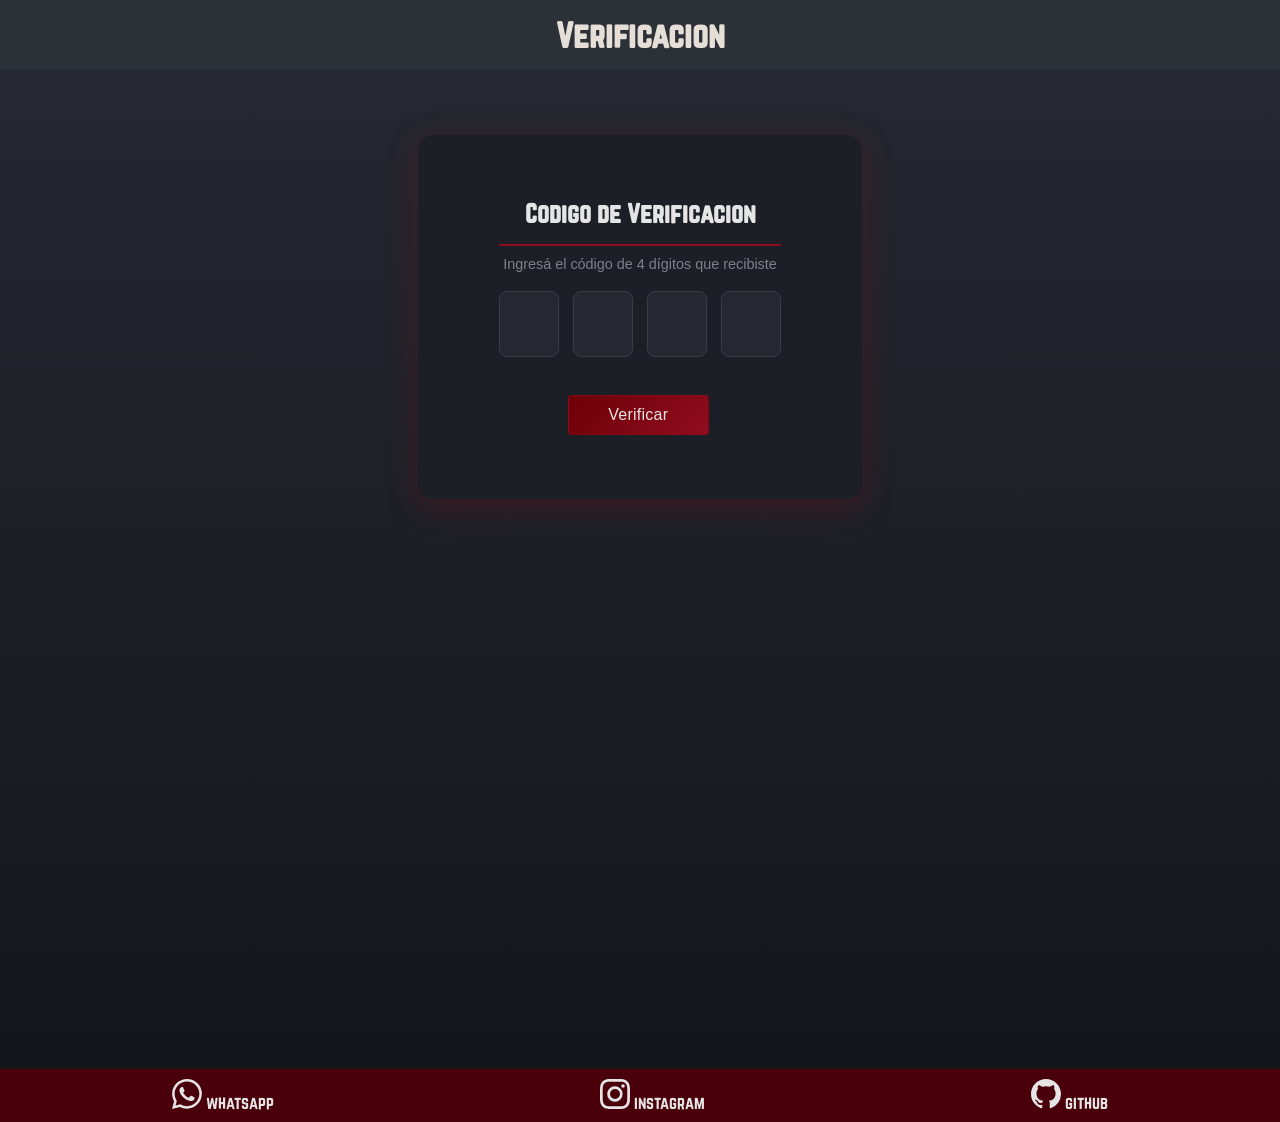
<file: formulario/verificacion/verificacion.html>
<!DOCTYPE html>
<html lang="es">
<head>
    <meta charset="UTF-8">
    <meta name="viewport" content="width=device-width, initial-scale=1.0">
    <link rel="stylesheet" href="../verificacion/ver.css">
    <link rel="shortcut icon" href="../login/img/3cffc09610e8c50bd0abcf06558bae74-removebg-preview.png" type="image/x-icon">
    <title>Verificacion</title>
</head>
<body>
  <header><h1>Verificacion</h1></header>
    <main>
        <section>
            <div class="card">
              <form class="form" id="form-verificacion">            
                <div class="title">Codigo de Verificacion</div>            
                <p class="verify-sub">Ingresá el código de 4 dígitos que recibiste</p>            
                <div class="codigo-grid">
                  <input class="codigo-input" type="text" maxlength="1" inputmode="numeric" pattern="[0-9]" id="c0" />
                  <input class="codigo-input" type="text" maxlength="1" inputmode="numeric" pattern="[0-9]" id="c1" />
                  <input class="codigo-input" type="text" maxlength="1" inputmode="numeric" pattern="[0-9]" id="c2" />
                  <input class="codigo-input" type="text" maxlength="1" inputmode="numeric" pattern="[0-9]" id="c3" />
                </div>            
                <span class="error" id="verify-error"></span>
            
                <button class="submit" type="submit">Verificar</button>           
              </form>
            </div>
        </section>
    </main>
      <footer>
    <div>
      <svg xmlns="http://www.w3.org/2000/svg" width="30" height="30" fill="currentColor" class="bi bi-whatsapp" viewBox="0 0 16 16">
        <path d="M13.601 2.326A7.85 7.85 0 0 0 7.994 0C3.627 0 .068 3.558.064 7.926c0 1.399.366 2.76 1.057 3.965L0 16l4.204-1.102a7.9 7.9 0 0 0 3.79.965h.004c4.368 0 7.926-3.558 7.93-7.93A7.9 7.9 0 0 0 13.6 2.326zM7.994 14.521a6.6 6.6 0 0 1-3.356-.92l-.24-.144-2.494.654.666-2.433-.156-.251a6.56 6.56 0 0 1-1.007-3.505c0-3.626 2.957-6.584 6.591-6.584a6.56 6.56 0 0 1 4.66 1.931 6.56 6.56 0 0 1 1.928 4.66c-.004 3.639-2.961 6.592-6.592 6.592m3.615-4.934c-.197-.099-1.17-.578-1.353-.646-.182-.065-.315-.099-.445.099-.133.197-.513.646-.627.775-.114.133-.232.148-.43.05-.197-.1-.836-.308-1.592-.985-.59-.525-.985-1.175-1.103-1.372-.114-.198-.011-.304.088-.403.087-.088.197-.232.296-.346.1-.114.133-.198.198-.33.065-.134.034-.248-.015-.347-.05-.099-.445-1.076-.612-1.47-.16-.389-.323-.335-.445-.34-.114-.007-.247-.007-.38-.007a.73.73 0 0 0-.529.247c-.182.198-.691.677-.691 1.654s.71 1.916.81 2.049c.098.133 1.394 2.132 3.383 2.992.47.205.84.326 1.129.418.475.152.904.129 1.246.08.38-.058 1.171-.48 1.338-.943.164-.464.164-.86.114-.943-.049-.084-.182-.133-.38-.232"/>
      </svg>
      <a href="http://" style="font-family: nort; color: #e5e5e5; text-decoration: none;"> whatsapp </a>
    </div>
    <div>
      <svg xmlns="http://www.w3.org/2000/svg" width="30" height="30" fill="currentColor" class="bi bi-instagram" viewBox="0 0 16 16">
        <path d="M8 0C5.829 0 5.556.01 4.703.048 3.85.088 3.269.222 2.76.42a3.9 3.9 0 0 0-1.417.923A3.9 3.9 0 0 0 .42 2.76C.222 3.268.087 3.85.048 4.7.01 5.555 0 5.827 0 8.001c0 2.172.01 2.444.048 3.297.04.852.174 1.433.372 1.942.205.526.478.972.923 1.417.444.445.89.719 1.416.923.51.198 1.09.333 1.942.372C5.555 15.99 5.827 16 8 16s2.444-.01 3.298-.048c.851-.04 1.434-.174 1.943-.372a3.9 3.9 0 0 0 1.416-.923c.445-.445.718-.891.923-1.417.197-.509.332-1.09.372-1.942C15.99 10.445 16 10.173 16 8s-.01-2.445-.048-3.299c-.04-.851-.175-1.433-.372-1.941a3.9 3.9 0 0 0-.923-1.417A3.9 3.9 0 0 0 13.24.42c-.51-.198-1.092-.333-1.943-.372C10.443.01 10.172 0 7.998 0zm-.717 1.442h.718c2.136 0 2.389.007 3.232.046.78.035 1.204.166 1.486.275.373.145.64.319.92.599s.453.546.598.92c.11.281.24.705.275 1.485.039.843.047 1.096.047 3.231s-.008 2.389-.047 3.232c-.035.78-.166 1.203-.275 1.485a2.5 2.5 0 0 1-.599.919c-.28.28-.546.453-.92.598-.28.11-.704.24-1.485.276-.843.038-1.096.047-3.232.047s-2.39-.009-3.233-.047c-.78-.036-1.203-.166-1.485-.276a2.5 2.5 0 0 1-.92-.598 2.5 2.5 0 0 1-.6-.92c-.109-.281-.24-.705-.275-1.485-.038-.843-.046-1.096-.046-3.233s.008-2.388.046-3.231c.036-.78.166-1.204.276-1.486.145-.373.319-.64.599-.92s.546-.453.92-.598c.282-.11.705-.24 1.485-.276.738-.034 1.024-.044 2.515-.045zm4.988 1.328a.96.96 0 1 0 0 1.92.96.96 0 0 0 0-1.92m-4.27 1.122a4.109 4.109 0 1 0 0 8.217 4.109 4.109 0 0 0 0-8.217m0 1.441a2.667 2.667 0 1 1 0 5.334 2.667 2.667 0 0 1 0-5.334"/>
      </svg>
      <a href="http://" style="font-family: nort; color: #e5e5e5; text-decoration: none;">instagram</a>
    </div>
    <div>
      <svg xmlns="http://www.w3.org/2000/svg" width="30" height="30" fill="currentColor" class="bi bi-github" viewBox="0 0 16 16">
        <path d="M8 0C3.58 0 0 3.58 0 8c0 3.54 2.29 6.53 5.47 7.59.4.07.55-.17.55-.38 0-.19-.01-.82-.01-1.49-2.01.37-2.53-.49-2.69-.94-.09-.23-.48-.94-.82-1.13-.28-.15-.68-.52-.01-.53.63-.01 1.08.58 1.23.82.72 1.21 1.87.87 2.33.66.07-.52.28-.87.51-1.07-1.78-.2-3.64-.89-3.64-3.95 0-.87.31-1.59.82-2.15-.08-.2-.36-1.02.08-2.12 0 0 .67-.21 2.2.82.64-.18 1.32-.27 2-.27s1.36.09 2 .27c1.53-1.04 2.2-.82 2.2-.82.44 1.1.16 1.92.08 2.12.51.56.82 1.27.82 2.15 0 3.07-1.87 3.75-3.65 3.95.29.25.54.73.54 1.48 0 1.07-.01 1.93-.01 2.2 0 .21.15.46.55.38A8.01 8.01 0 0 0 16 8c0-4.42-3.58-8-8-8"/>
      </svg>
      <a href="http://" style="font-family: nort; color: #e5e5e5; text-decoration: none;">github</a>
    </div>
  </footer>
</body>
<script src="../verificacion/ver.js"></script>
</html>
</file>
<file: formulario/principal/estilo.css>
*{
  padding: 0%;
  margin: 0%;
  border: 0%;
}
main{ background: linear-gradient(#252830, #14161c); }
header{
    background-color:#233240;
    text-align: center;
    padding: 1em;
    display: flex;
    flex-direction: row;
    justify-content: space-between;
}
ul{
  display: flex;
  flex-direction: row;
  justify-content: space-between;
}
header img{
  width: 7%;
}
a{
  text-decoration: none;
  color: #e5e5e5;
  padding: 1em;
  font-family: 'Franklin Gothic Medium', 'Arial Narrow', Arial, sans-serif;
  font-size: x-large;
}
a:hover{ color: #4a000b;}

/* ══════════════════════════════════════════
   VARIABLES Y RESET
══════════════════════════════════════════ */

@import url('https://fonts.googleapis.com/css2?family=Bebas+Neue&family=Rajdhani:wght@400;500;600;700&family=JetBrains+Mono:wght@400;500&display=swap');

:root {
  --negro:       #1C1F26;
  --negro-2:     #252830;
  --negro-3:     #2E3240;
  --rojo:        #900D1F;
  --rojo-claro:  #B31225;
  --blanco:      #E5E5E5;
  --blanco-dim:  #B0B0B8;
  --gris:        #80808A;
  --borde:       rgba(144, 13, 31, 0.3);

  --fuente-display: 'Bebas Neue', sans-serif;
  --fuente-ui:      'Rajdhani', sans-serif;
  --fuente-mono:    'JetBrains Mono', monospace;
}

* {
  margin: 0;
  padding: 0;
  box-sizing: border-box;
}

html {
  scroll-behavior: smooth;
}

body {
  background: var(--negro);
  color: var(--blanco);
  font-family: var(--fuente-ui);
  font-size: 16px;
  line-height: 1.6;
  overflow-x: hidden;
}

a {
  text-decoration: none;
  color: inherit;
}

/* ══════════════════════════════════════════
   COMPONENTES REUTILIZABLES
══════════════════════════════════════════ */

.section-tag {
  font-family: var(--fuente-mono);
  font-size: 11px;
  letter-spacing: 3px;
  color: var(--rojo-claro);
  text-transform: uppercase;
  display: block;
  margin-bottom: 12px;
}

.section-titulo {
  font-family: var(--fuente-display);
  font-size: 52px;
  letter-spacing: 4px;
  color: var(--blanco);
  line-height: 1;
  margin-bottom: 32px;
}

.section-titulo span {
  color: var(--rojo-claro);
}

.btn-primary {
  display: inline-block;
  background: linear-gradient(135deg, #6D0006 0%, var(--rojo) 100%);
  color: var(--blanco);
  font-family: var(--fuente-ui);
  font-weight: 700;
  font-size: 14px;
  letter-spacing: 1px;
  padding: 12px 28px;
  border-radius: 4px;
  border: 1px solid rgba(144, 13, 31, 0.4);
  cursor: pointer;
  transition: all 0.25s ease;
}

.btn-primary:hover {
  background: linear-gradient(135deg, var(--rojo) 0%, var(--rojo-claro) 100%);
  box-shadow: 0 4px 20px rgba(144, 13, 31, 0.5);
  color: #fff;
}

.btn-secondary {
  display: inline-block;
  background: transparent;
  color: var(--blanco-dim);
  font-family: var(--fuente-ui);
  font-weight: 600;
  font-size: 14px;
  letter-spacing: 1px;
  padding: 12px 28px;
  border-radius: 4px;
  border: 1px solid rgba(255, 255, 255, 0.15);
  cursor: pointer;
  transition: all 0.25s ease;
}

.btn-secondary:hover {
  border-color: var(--rojo);
  color: var(--blanco);
  background: rgba(144, 13, 31, 0.1);
}

/* ══════════════════════════════════════════
   HERO — #inicio
══════════════════════════════════════════ */

#inicio {
  position: relative;
  width: 100%;
  min-height: 100vh;
  background-image: url('../login/img/9e6853d591d3abd46d0df186955120be.jpg');
  background-size: cover;
  /*background-position: center top;*/
  background-repeat: no-repeat;
  display: flex;
  align-items: center;
  justify-content: center;
}

.hero-overlay {
  position: absolute;
  inset: 0;
  background: linear-gradient(
    to bottom,
    rgba(28, 31, 38, 0.55) 0%,
    rgba(28, 31, 38, 0.75) 60%,
    rgba(28, 31, 38, 1)    100%
  );
  z-index: 0;
}

.hero-contenido {
  position: relative;
  z-index: 1;
  text-align: center;
  display: flex;
  flex-direction: column;
  align-items: center;
  gap: 16px;
  padding: 0 20px;
}

.hero-sub {
  font-family: var(--fuente-mono);
  font-size: 12px;
  letter-spacing: 4px;
  color: var(--rojo-claro);
  text-transform: uppercase;
}

.hero-titulo {
  font-family: var(--fuente-display);
  font-size: 120px;
  letter-spacing: 20px;
  color: var(--blanco);
  line-height: 1;
  text-shadow: 0 0 60px rgba(144, 13, 31, 0.4);
}

.hero-album {
  font-family: var(--fuente-display);
  font-size: 52px;
  letter-spacing: 10px;
  color: var(--rojo-claro);
  line-height: 1;
}

.hero-desc {
  font-family: var(--fuente-ui);
  font-size: 15px;
  color: var(--blanco-dim);
  max-width: 480px;
  font-style: italic;
  letter-spacing: 0.5px;
}

.hero-btns {
  display: flex;
  gap: 16px;
  margin-top: 8px;
  flex-wrap: wrap;
  justify-content: center;
}

/* ══════════════════════════════════════════
   SOBRE BTS — #sobre
══════════════════════════════════════════ */

#sobre {
  padding: 100px 40px;
  background: var(--negro);
  border-top: 1px solid var(--borde);
}

.sobre-contenido {
  max-width: 1100px;
  margin: 0 auto;
}

.sobre-texto {
  font-size: 16px;
  color: var(--blanco-dim);
  max-width: 720px;
  margin-bottom: 56px;
  line-height: 1.8;
}

.miembros-grid {
  display: grid;
  grid-template-columns: repeat(7, 1fr);
  gap: 16px;
}

.miembro-card {
  display: flex;
  flex-direction: column;
  align-items: center;
  gap: 10px;
  padding: 20px 10px;
  background: var(--negro-2);
  border: 1px solid var(--borde);
  border-radius: 8px;
  transition: border-color 0.2s, background 0.2s;
  cursor: default;
}

.miembro-card:hover {
  border-color: var(--rojo);
  background: var(--negro-3);
}

.miembro-avatar {
  width: 60px;
  height: 60px;
  border-radius: 50%;
  background: linear-gradient(135deg, #6D0006, var(--rojo));
  display: flex;
  align-items: center;
  justify-content: center;
  font-family: var(--fuente-display);
  font-size: 18px;
  color: var(--blanco);
  border: 2px solid rgba(144, 13, 31, 0.5);
}

.miembro-nombre {
  font-family: var(--fuente-display);
  font-size: 18px;
  letter-spacing: 2px;
  color: var(--blanco);
  text-align: center;
}

.miembro-rol {
  font-family: var(--fuente-mono);
  font-size: 10px;
  letter-spacing: 1px;
  color: var(--gris);
  text-align: center;
  text-transform: uppercase;
}

/* ══════════════════════════════════════════
   ÁLBUM — #album
══════════════════════════════════════════ */

#album {
  padding: 100px 40px;
  background: var(--negro-2);
  border-top: 1px solid var(--borde);
}

.album-contenido {
  max-width: 1100px;
  margin: 0 auto;
}

/* Stats */
.album-stats {
  display: grid;
  grid-template-columns: repeat(3, 1fr);
  gap: 16px;
  margin-bottom: 48px;
}

.stat-card {
  background: var(--negro);
  border: 1px solid var(--borde);
  border-radius: 8px;
  padding: 28px 20px;
  text-align: center;
  position: relative;
  overflow: hidden;
}

.stat-card::before {
  content: '';
  position: absolute;
  top: 0; left: 0;
  width: 100%; height: 2px;
  background: linear-gradient(90deg, var(--rojo), var(--rojo-claro));
}

.stat-num {
  font-family: var(--fuente-display);
  font-size: 52px;
  color: var(--blanco);
  letter-spacing: 2px;
  line-height: 1;
}

.stat-label {
  font-family: var(--fuente-mono);
  font-size: 10px;
  letter-spacing: 3px;
  color: var(--gris);
  text-transform: uppercase;
  margin-top: 8px;
}

/* Descripción */
.album-desc {
  font-size: 16px;
  color: var(--blanco-dim);
  max-width: 680px;
  line-height: 1.8;
  margin-bottom: 48px;
}

/* Swim card */
.swim-card {
  background: var(--negro);
  border: 1px solid var(--rojo);
  border-radius: 8px;
  padding: 36px;
  margin-bottom: 56px;
  box-shadow: 0 0 40px rgba(144, 13, 31, 0.15);
}

.swim-tag {
  font-family: var(--fuente-mono);
  font-size: 10px;
  letter-spacing: 3px;
  color: var(--rojo-claro);
  text-transform: uppercase;
  display: block;
  margin-bottom: 10px;
}

.swim-titulo {
  font-family: var(--fuente-display);
  font-size: 48px;
  letter-spacing: 6px;
  color: var(--blanco);
  margin-bottom: 14px;
}

.swim-desc {
  font-size: 15px;
  color: var(--blanco-dim);
  max-width: 520px;
  line-height: 1.7;
  margin-bottom: 24px;
}

/* Tracklist */
.tracklist {
  background: var(--negro);
  border: 1px solid var(--borde);
  border-radius: 8px;
  padding: 32px;
}

.tracklist-titulo {
  font-family: var(--fuente-mono);
  font-size: 12px;
  letter-spacing: 3px;
  color: var(--rojo-claro);
  text-transform: uppercase;
  margin-bottom: 24px;
}

.tracklist-lista {
  list-style: none;
  display: flex;
  flex-direction: column;
  gap: 0;
}

.tracklist-lista li {
  display: flex;
  align-items: center;
  gap: 20px;
  padding: 14px 16px;
  border-bottom: 1px solid rgba(255, 255, 255, 0.05);
  font-family: var(--fuente-ui);
  font-size: 15px;
  color: var(--blanco-dim);
  counter-increment: track;
  transition: background 0.15s, color 0.15s;
  cursor: default;
}

.tracklist-lista {
  counter-reset: track;
}

.tracklist-lista li::before {
  content: counter(track, decimal-leading-zero);
  font-family: var(--fuente-mono);
  font-size: 11px;
  color: var(--gris);
  min-width: 28px;
}

.tracklist-lista li:last-child {
  border-bottom: none;
}

.tracklist-lista li:hover {
  background: rgba(144, 13, 31, 0.06);
  color: var(--blanco);
}

.track-destacado {
  color: var(--rojo-claro) !important;
  font-weight: 700;
}

.track-destacado::before {
  color: var(--rojo-claro) !important;
}

/* ══════════════════════════════════════════
   TOUR — #tour
══════════════════════════════════════════ */

#tour {
  padding: 100px 40px;
  background: var(--negro);
  border-top: 1px solid var(--borde);
}

.tour-contenido {
  max-width: 1100px;
  margin: 0 auto;
}

.tour-desc {
  font-size: 16px;
  color: var(--blanco-dim);
  margin-bottom: 24px;
  line-height: 1.7;
}

.tour-status {
  display: inline-flex;
  align-items: center;
  gap: 8px;
  background: rgba(144, 13, 31, 0.1);
  border: 1px solid rgba(144, 13, 31, 0.35);
  border-radius: 20px;
  padding: 6px 16px;
  font-family: var(--fuente-mono);
  font-size: 11px;
  letter-spacing: 2px;
  color: var(--rojo-claro);
  text-transform: uppercase;
  margin-bottom: 48px;
}

.dot-activo {
  width: 8px;
  height: 8px;
  border-radius: 50%;
  background: var(--rojo-claro);
  box-shadow: 0 0 6px var(--rojo);
  animation: pulso 2s infinite;
}

@keyframes pulso {
  0%, 100% { opacity: 1; }
  50%       { opacity: 0.3; }
}

/* Fechas */
.tour-fechas {
  display: grid;
  grid-template-columns: repeat(3, 1fr);
  gap: 16px;
}

.fecha-card {
  background: var(--negro-2);
  border: 1px solid var(--borde);
  border-radius: 8px;
  padding: 28px 24px;
  position: relative;
  overflow: hidden;
  transition: border-color 0.2s, background 0.2s;
}

.fecha-card::before {
  content: '';
  position: absolute;
  top: 0; left: 0;
  width: 100%; height: 2px;
  background: linear-gradient(90deg, var(--rojo), transparent);
}

.fecha-card:hover {
  border-color: var(--rojo);
  background: var(--negro-3);
}

.fecha-tag {
  font-family: var(--fuente-mono);
  font-size: 10px;
  letter-spacing: 3px;
  color: var(--rojo-claro);
  text-transform: uppercase;
  margin-bottom: 10px;
}

.fecha-fecha {
  font-family: var(--fuente-display);
  font-size: 26px;
  letter-spacing: 2px;
  color: var(--blanco);
  margin-bottom: 6px;
}

.fecha-lugar {
  font-family: var(--fuente-ui);
  font-size: 13px;
  color: var(--blanco-dim);
}

/* ══════════════════════════════════════════
   FOOTER
══════════════════════════════════════════ */

footer {
  background: var(--negro-2);
  border-top: 1px solid var(--borde);
  padding: 48px 40px;
}

.footer-contenido {
  max-width: 1100px;
  margin: 0 auto;
  display: flex;
  flex-direction: column;
  align-items: center;
  gap: 16px;
  text-align: center;
}

.footer-logo {
  font-family: var(--fuente-display);
  font-size: 28px;
  letter-spacing: 4px;
  color: var(--blanco);
}

.footer-sub {
  font-family: var(--fuente-mono);
  font-size: 11px;
  letter-spacing: 2px;
  color: var(--gris);
}

.footer-links {
  display: flex;
  gap: 24px;
  flex-wrap: wrap;
  justify-content: center;
}

.footer-links a {
  font-family: var(--fuente-mono);
  font-size: 25px;
  letter-spacing: 1px;
  color: var(--blanco-dim);
  transition: color 0.2s;
  text-transform: uppercase;
}

.footer-links a:hover {
  color: var(--rojo-claro);
}

.footer-copy {
  font-family: var(--fuente-mono);
  font-size: 10px;
  color: var(--gris);
  letter-spacing: 1px;
}

/* ══════════════════════════════════════════
   RESPONSIVE
══════════════════════════════════════════ */

@media (max-width: 900px) {
  .hero-titulo       { font-size: 80px; }
  .hero-album        { font-size: 36px; }
  .miembros-grid     { grid-template-columns: repeat(4, 1fr); }
  .album-stats       { grid-template-columns: repeat(3, 1fr); }
  .tour-fechas       { grid-template-columns: repeat(2, 1fr); }
}

@media (max-width: 600px) {
  #inicio, #sobre, #album, #tour { padding: 70px 20px; }
  .hero-titulo       { font-size: 56px; letter-spacing: 10px; }
  .hero-album        { font-size: 28px; letter-spacing: 6px; }
  .section-titulo    { font-size: 36px; }
  .miembros-grid     { grid-template-columns: repeat(2, 1fr); }
  .album-stats       { grid-template-columns: 1fr; }
  .tour-fechas       { grid-template-columns: 1fr; }
  .hero-btns         { flex-direction: column; align-items: center; }
}

/* ══════════════════════════════════════════
   TEMA CLARO / OSCURO
══════════════════════════════════════════ */

body.tema-claro {
  --negro:      #f0f0f0;
  --negro-2:    #e0e0e0;
  --negro-3:    #d0d0d0;
  --blanco:     #1a1a1a;
  --blanco-dim: #444444;
  --gris:       #666666;
  --borde:      rgba(144, 13, 31, 0.2);
  background: var(--negro);
  color: var(--blanco);
}

.btn-tema {
  width: 38px;
  height: 38px;
  border-radius: 50%;
  border: 1px solid var(--borde);
  background: var(--negro-2);
  color: var(--blanco);
  font-size: 16px;
  cursor: pointer;
  display: flex;
  align-items: center;
  justify-content: center;
  transition: all 0.25s ease;
  flex-shrink: 0;
}

.btn-tema:hover {
  background: var(--rojo);
  border-color: var(--rojo-claro);
  color: #fff;
}

.info-bloque {
  border: 1px solid var(--borde);
  border-radius: 8px;
  overflow: hidden;
  margin-bottom: 12px;
  margin-top: 15px;
  transition: border-color 0.2s;
}

.info-bloque:hover {
  border-color: var(--rojo);
}

.info-header {
  display: flex;
  justify-content: space-between;
  align-items: center;
  padding: 18px 24px;
  background: var(--negro-2);
  cursor: pointer;
  font-family: var(--fuente-ui);
  font-weight: 600;
  font-size: 15px;
  color: var(--blanco);
  letter-spacing: 0.5px;
  transition: background 0.2s;
  user-select: none;
}

.info-header:hover {
  background: var(--negro-3);
}

.info-flecha {
  font-size: 12px;
  color: var(--rojo-claro);
  transition: transform 0.3s ease;
  flex-shrink: 0;
}

.info-flecha.abierto {
  transform: rotate(180deg);
}

.info-cuerpo {
  max-height: 0;
  overflow: hidden;
  transition: max-height 0.4s ease, padding 0.3s ease;
  background: var(--negro);
  padding: 0 24px;
}

.info-cuerpo.visible {
  max-height: 300px;
  padding: 20px 24px;
}

.info-cuerpo p {
  font-size: 14px;
  color: var(--blanco-dim);
  line-height: 1.8;
}

/* ══════════════════════════════════════════
   CARRUSEL DE IMÁGENES
══════════════════════════════════════════ */

.carrusel-wrap {
  display: flex;
  align-items: center;
  gap: 16px;
  width: 100%;
}

.carrusel-ventana {
  flex: 1;
  overflow: hidden;
  border-radius: 10px;
  border: 1px solid var(--borde);
  /* Altura fija del carrusel — cambiala a tu gusto */
  height: 480px;
}

.carrusel-track {
  display: flex;
  height: 100%;
  transition: transform 0.5s cubic-bezier(0.25, 0.46, 0.45, 0.94);
}

.carrusel-slide {
  min-width: 100%;
  height: 100%;
  position: relative;
  overflow: hidden;
}

/* Imagen */
.carrusel-img {
  width: 100%;
  height: 100%;
  object-fit: cover;
  object-position: center;
  display: block;
  transition: transform 0.6s ease;
}

.carrusel-slide:hover .carrusel-img {
  transform: scale(1.03);
}

/* Overlay oscuro sobre la imagen */
.carrusel-slide::before {
  content: '';
  position: absolute;
  inset: 0;
  background: linear-gradient(
    to top,
    rgba(28, 31, 38, 0.85) 0%,
    rgba(28, 31, 38, 0.2)  50%,
    transparent            100%
  );
  z-index: 1;
}

/* Caption sobre la imagen */
.carrusel-caption {
  position: absolute;
  bottom: 0;
  left: 0;
  right: 0;
  padding: 24px 28px;
  z-index: 2;
  display: flex;
  flex-direction: column;
  gap: 6px;
}

.caption-tag {
  font-family: var(--fuente-mono);
  font-size: 10px;
  letter-spacing: 3px;
  color: var(--rojo-claro);
  text-transform: uppercase;
}

.caption-texto {
  font-family: var(--fuente-ui);
  font-size: 16px;
  font-weight: 600;
  color: var(--blanco);
  letter-spacing: 0.5px;
}

/* Botones anterior / siguiente */
.carrusel-btn {
  width: 44px;
  height: 44px;
  border-radius: 50%;
  border: 1px solid var(--borde);
  background: var(--negro-2);
  color: var(--blanco);
  font-size: 18px;
  cursor: pointer;
  display: flex;
  align-items: center;
  justify-content: center;
  transition: all 0.2s ease;
  flex-shrink: 0;
  z-index: 3;
}

.carrusel-btn:hover {
  background: var(--rojo);
  border-color: var(--rojo-claro);
  color: #fff;
}

.carrusel-btn:disabled {
  opacity: 0.3;
  cursor: not-allowed;
  background: var(--negro-2);
  border-color: var(--borde);
  color: var(--gris);
}

/* Dots indicadores */
.carrusel-dots {
  display: flex;
  justify-content: center;
  gap: 8px;
  margin-top: 16px;
}

.carrusel-dot {
  width: 8px;
  height: 8px;
  border-radius: 50%;
  background: var(--gris);
  border: none;
  cursor: pointer;
  transition: all 0.25s ease;
  padding: 0;
}

.carrusel-dot.activo {
  background: var(--rojo-claro);
  width: 24px;
  border-radius: 4px;
  box-shadow: 0 0 8px rgba(179, 18, 37, 0.5);
}

/* Responsive */
@media (max-width: 768px) {
  .carrusel-ventana { height: 280px; }
  .carrusel-btn     { width: 36px; height: 36px; font-size: 14px; }
  .caption-texto    { font-size: 14px; }
}

@media (max-width: 480px) {
  .carrusel-ventana { height: 220px; }
  .carrusel-wrap    { gap: 8px; }
}
</file>
<file: formulario/login/log.css>
@font-face {
    font-family: 'nort';
    src: url(./fonts/norwester.otf) format('truetype');
    font-weight: 400;
    font-style: normal;
}
*{
    padding: 0%;
    margin: 0%;
    border: 0%;
}
main{
    background: linear-gradient(#252830, #14161c);
    height: 999px;
}
section{
    width: 100%;
    height: 900px;
    display: flex;
    flex-direction: row;
    justify-content: center;
} 
header{
    background-color:#233240;
    text-align: center;
    padding: 1em;
    display: flex;
    flex-direction: row;
    justify-content: space-between;
}
footer{
    padding: 0.6em;
    background-color: #4a000b;
    text-align: center;
    display: flex;
    flex-direction: row;
    justify-content: space-around;
}
.botom{
    border: #1C1F26 solid 3px;
    border-radius: 15%;
    background-color: #900D1F;
    padding-inline: 1.5em;
    color: #E5E5E5;
    text-decoration: none;
    font-family: 'nort', sans-serif;
    font-size: 100%;
}
.bi{
  color: #E5E5E5;
  transition: color 0.3s ease;
}
.bi:hover {
  color: #B31225;
}

/* From Uiverse.io by ilkhoeri - Tema Rojo Oscuro */ 
.card {
  --p: 32px;
  --h-form: 600px;
  --w-form: 380px;
  --input-px: 0.75rem;
  --input-py: 0.65rem;
  --submit-h: 38px;
  --blind-w: 64px;
  --space-y: 0.5rem;
  width: var(--w-form);
  height: var(--h-form);
  max-width: 100%;
  border-radius: 16px;
  background: #1C1F26;
  position: absolute;
  inset-block-start: 25%;
  display: flex;
  align-items: center;
  justify-content: space-evenly;
  flex-direction: column;
  overflow-y: auto;
  padding: var(--p);
  scrollbar-width: none;
  -webkit-overflow-scrolling: touch;
  -webkit-font-smoothing: antialiased;
  -webkit-user-select: none;
  user-select: none;
  font-family: "Trebuchet MS", "Lucida Sans Unicode", "Lucida Grande",
    "Lucida Sans", Arial, sans-serif;
  box-shadow: 0 8px 32px rgba(144, 13, 31, 0.3);
}

.avatar {
  --sz-avatar: 166px;
  order: 0;
  width: var(--sz-avatar);
  min-width: var(--sz-avatar);
  max-width: var(--sz-avatar);
  height: var(--sz-avatar);
  min-height: var(--sz-avatar);
  max-height: var(--sz-avatar);
  border: 1px solid #900D1F;
  border-radius: 9999px;
  overflow: hidden;
  cursor: pointer;
  z-index: 2;
  perspective: 80px;
  position: relative;
  margin: 0;
  display: flex;
  justify-content: center;
  align-items: center;
  --sz-svg: calc(var(--sz-avatar) - 10px);
}
.avatar svg {
  position: absolute;
  transition:
    transform 0.2s ease-in,
    opacity 0.1s;
  transform-origin: 50% 100%;
  height: var(--sz-svg);
  width: var(--sz-svg);
  pointer-events: none;
}
.avatar svg#monkey {
  z-index: 1;
}
.avatar svg#monkey-hands {
  z-index: 2;
  transform-style: preserve-3d;
  transform: translateY(calc(var(--sz-avatar) / 1.25)) rotateX(-21deg);
}

.avatar::before {
  content: "";
  border-radius: 45%;
  width: calc(var(--sz-svg) / 3.889);
  height: calc(var(--sz-svg) / 5.833);
  border: 0;
  border-bottom: calc(var(--sz-svg) * (4 / 100)) solid #3c302a;
  bottom: 20%;
  position: absolute;
  transition: all 0.2s ease;
  z-index: 3;
}
.blind-check:checked ~ .avatar::before {
  width: calc(var(--sz-svg) * (9 / 100));
  height: 0;
  border-radius: 50%;
  border-bottom: calc(var(--sz-svg) * (10 / 100)) solid #3c302a;
}
.avatar svg#monkey .monkey-eye-r,
.avatar svg#monkey .monkey-eye-l {
  animation: blink 10s 1s infinite;
  transition: all 0.2s ease;
}
@keyframes blink {
  0%, 2%, 4%, 26%, 28%, 71%, 73%, 100% { ry: 4.5; cy: 31.7; }
  1%, 3%, 27%, 72% { ry: 0.5; cy: 30; }
}
.blind-check:checked ~ .avatar svg#monkey .monkey-eye-r,
.blind-check:checked ~ .avatar svg#monkey .monkey-eye-l {
  ry: 0.5;
  cy: 30;
}
.blind-check:checked ~ .avatar svg#monkey-hands {
  transform: translate3d(0, 0, 0) rotateX(0deg);
}
.avatar svg#monkey,
.avatar::before,
.avatar svg#monkey .monkey-eye-nose,
.avatar svg#monkey .monkey-eye-r,
.avatar svg#monkey .monkey-eye-l {
  transition: all 0.2s ease;
}
.blind-check:checked ~ .form:focus-within ~ .avatar svg#monkey,
.blind-check:checked ~ .form:focus-within ~ .avatar::before,
.blind-check:checked ~ .form:focus-within ~ .avatar svg#monkey .monkey-eye-nose,
.blind-check:checked ~ .form:focus-within ~ .avatar svg#monkey .monkey-eye-r,
.blind-check:checked ~ .form:focus-within ~ .avatar svg#monkey .monkey-eye-l {
  animation: none;
}
.form:focus-within ~ .avatar svg#monkey {
  animation: slick 3s ease infinite 1s;
  --center: rotateY(0deg);
  --left: rotateY(-4deg);
  --right: rotateY(4deg);
}
.form:focus-within ~ .avatar::before,
.form:focus-within ~ .avatar svg#monkey .monkey-eye-nose,
.blind-check:not(:checked) ~ .form:focus-within ~ .avatar svg#monkey .monkey-eye-r,
.blind-check:not(:checked) ~ .form:focus-within ~ .avatar svg#monkey .monkey-eye-l {
  ry: 3;
  cy: 35;
  animation: slick 3s ease infinite 1s;
  --center: translateX(0);
  --left: translateX(-0.5px);
  --right: translateX(0.5px);
}
@keyframes slick {
  0%, 100% { transform: var(--center); }
  25%       { transform: var(--left); }
  75%       { transform: var(--right); }
}

.card label.blind_input {
  -webkit-user-select: none;
  user-select: none;
  cursor: pointer;
  z-index: 4;
  position: absolute;
  inset-inline-start: 80%;
  inset-block-start: 74.8%;
  border: none;
  padding: 6px 0;
  width: var(--blind-w);
  border-radius: 4px;
  background-color: #252830;
  color: #80808A;
  display: inline-flex;
  align-items: center;
  justify-content: center;
}
.card label.blind_input:before {
  content: "";
  position: absolute;
  left: calc((var(--input-px) / 2) * -1);
  top: 0;
  height: 100%;
  width: 1px;
  background: #900D1F;
}
.card label.blind_input:hover {
  color: #E5E5E5;
  background-color: #2E3240;
}
.blind-check ~ label.blind_input span.show,
.blind-check:checked ~ label.blind_input span.hide { display: none; }
.blind-check ~ label.blind_input span.hide,
.blind-check:checked ~ label.blind_input span.show { display: block; }

.form {
  order: 1;
  position: relative;
  display: flex;
  align-items: center;
  justify-content: space-evenly;
  flex-direction: column;
  width: 100%;
}

.form .title {
  width: 100%;
  font-family: 'nort', sans-serif;
  font-size: 1.5rem;
  font-weight: 600;
  margin-top: 0;
  margin-bottom: 1rem;
  padding-top: 0;
  padding-bottom: 1rem;
  color: #E5E5E5;
  border-bottom: 2px solid #900D1F;
  text-align: center;
}

.form .label_input {
  white-space: nowrap;
  font-size: 1rem;
  margin-top: calc(var(--space-y) / 2);
  color: #B0B0B8;
  font-weight: 600;
  display: inline;
  text-align: left;
  margin-right: auto;
  position: relative;
  z-index: 99;
  -webkit-user-select: none;
  user-select: none;
}

.form .input {
  resize: vertical;
  background: #252830;
  border: 1px solid #3A3D45;
  border-radius: 6px;
  outline: none;
  padding: var(--input-py) var(--input-px);
  font-size: 18px;
  width: 100%;
  color: #E5E5E5;
  margin: var(--space-y) 0;
  transition: all 0.25s ease;
}
.form .input:focus {
  border: 1px solid #900D1F;
  outline: 0;
  box-shadow: 0 0 0 2px rgba(144, 13, 31, 0.35);
}
.form .frg_pss {
  width: 100%;
  display: inline-flex;
  align-items: center;
}
.form .frg_pss a {
  background-color: transparent;
  cursor: pointer;
  text-decoration: underline;
  transition: color 0.25s ease;
  color: #80808A;
  font-weight: 500;
  float: right;
}
.form .frg_pss a:hover {
  color: #E5E5E5;
}

.form .submit {
  height: var(--submit-h);
  width: 50%;
  outline: none;
  cursor: pointer;
  background: linear-gradient(135deg, #6D0006 0%, #900D1F 100%);
  border: 1px solid rgba(144, 13, 31, 0.4);
  font-weight: 500;
  letter-spacing: 0.25px;
  color: #E5E5E5;
  white-space: nowrap;
  overflow: hidden;
  text-overflow: ellipsis;
  font-size: 1rem;
  text-align: center;
  text-decoration: none;
  padding: 0.5rem 1rem;
  border-radius: 0.25rem;
  -webkit-appearance: button;
  appearance: button;
  margin: var(--space-y) 0 0;
  transition: all 0.25s ease;
}
.form .submit:hover {
  background: linear-gradient(135deg, #900D1F 0%, #B31225 100%);
  border: 1px solid rgba(179, 18, 37, 0.5);
  box-shadow: 0 4px 15px rgba(144, 13, 31, 0.4);
  color: #fff;
}

.blind-check:checked ~ .form .input[type="text"] {
  -webkit-text-security: disc;
}
</file>
<file: formulario/recuperacion/rec.css>
@font-face {
    font-family: 'nort';
    src: url(../login/fonts/norwester.otf) format('truetype');
    font-weight: 400;
    font-style: normal;
}
*{
    padding: 0%;
    margin: 0%;
    border: 0%;
}
main{
    background: linear-gradient(#252830, #14161c);
    height: 999px;
}
section{
    width: 100%;
    height: 900px;
    display: flex;
    flex-direction: row;
    justify-content: center;
} 
header{
    background-color:#233240;
    text-align: center;
    padding: 1em;
    display: flex;
    flex-direction: row;
    justify-content: space-between;
}
footer{
    padding: 0.6em;
    background-color: #4a000b;
    text-align: center;
    display: flex;
    flex-direction: row;
    justify-content: space-around;
}
.card {
  --p: 32px;
  --h-form: 550px;
  --w-form: 380px;
  --input-px: 0.75rem;
  --input-py: 0.65rem;
  --submit-h: 38px;
  --blind-w: 64px;
  --space-y: 0.5rem;
  width: var(--w-form);
  height: var(--h-form);
  max-width: 100%;
  border-radius: 16px;
  background: #1C1F26;
  position: absolute;
  inset-block-start: 25%;
  display: flex;
  align-items: center;
  justify-content: space-evenly;
  flex-direction: column;
  overflow-y: auto;
  padding: var(--p);
  scrollbar-width: none;
  -webkit-overflow-scrolling: touch;
  -webkit-font-smoothing: antialiased;
  -webkit-user-select: none;
  user-select: none;
  font-family: "Trebuchet MS", "Lucida Sans Unicode", "Lucida Grande",
    "Lucida Sans", Arial, sans-serif;
  box-shadow: 0 8px 32px rgba(144, 13, 31, 0.3);
}
.form .title {
  width: 100%;
  font-family: 'nort', sans-serif;
  font-size: 1.5rem;
  font-weight: 600;
  margin-top: 0;
  margin-bottom: 1rem;
  padding-top: 0;
  padding-bottom: 1rem;
  color: #E5E5E5;
  border-bottom: 2px solid #900D1F;
  text-align: center;
}
.form .label_input {
  white-space: nowrap;
  font-size: 1rem;
  margin-top: 7rem;
  color: #B0B0B8;
  font-weight: 600;
  display: inline;
  text-align: left;
  margin-right: auto;
  /*position: relative;*/
  z-index: 99;
  -webkit-user-select: none;
  user-select: none;
}
.form .input {
  resize: vertical;
  background: #252830;
  border: 1px solid #3A3D45;
  border-radius: 6px;
  outline: none;
  padding: var(--input-py) var(--input-px);
  font-size: 18px;
  width: 90%;
  color: #E5E5E5;
  margin: var(--space-y) 0;
  transition: all 0.25s ease;
}
.codigo-grid {
  display: flex;
  gap: 14px;
  justify-content: center;
  margin: 0.5rem 0 0.25rem;
}
.codigo-input {
  width: 58px;
  height: 64px;
  background: #252830;
  border: 1px solid #3A3D45;
  border-radius: 8px;
  color: #E5E5E5;
  font-size: 1.8rem;
  font-weight: 600;
  text-align: center;
  outline: none;
  caret-color: #900D1F;
  transition: border-color 0.2s, box-shadow 0.2s;
  font-family: "Trebuchet MS", Arial, sans-serif;
}

.codigo-input:focus {
  border-color: #900D1F;
  box-shadow: 0 0 0 2px rgba(144, 13, 31, 0.35);
}

.codigo-input.filled {
  border-color: #900D1F;
  background: #1f1a1b;
}

.codigo-input.error-box {
  border-color: #c0392b;
  box-shadow: 0 0 0 2px rgba(192, 57, 43, 0.3);
}
.error {
  font-size: 1rem;
  color: #c0392b;
  text-align: center;
  min-height: 18px;
  display: block;
}

.verify-resend {
  font-size: 1rem;
  color: #80808A;
  text-align: center;
  margin-top: 2rem;
}

.verify-resend a {
  color: #B0B0B8;
  text-decoration: underline;
  cursor: pointer;
  transition: color 0.2s;
}

.verify-resend a:hover {
  color: #E5E5E5;
}
.form .verify-sub{
  text-align: center;
  color: #E5E5E5;
  font-family: 'Franklin Gothic Medium', 'Arial Narrow', Arial, sans-serif;
}
.form .submit {
  height: 3em;
  width: 70%;
  outline: none;
  cursor: pointer;
  background: linear-gradient(135deg, #6D0006 0%, #900D1F 100%);
  border: 1px solid rgba(144, 13, 31, 0.4);
  font-weight: 500;
  letter-spacing: 0.25px;
  color: #E5E5E5;
  white-space: nowrap;
  overflow: hidden;
  text-overflow: ellipsis;
  font-size: 1rem;
  text-align: center;
  text-decoration: none;
  padding: 0.5rem 1rem;
  border-radius: 0.25rem;
  -webkit-appearance: button;
  appearance: button;
  margin-left: 5em;
  margin-block: 1em;
  transition: all 0.25s ease;
}
.form .submit:hover {
  background: linear-gradient(135deg, #900D1F 0%, #B31225 100%);
  border: 1px solid rgba(179, 18, 37, 0.5);
  box-shadow: 0 4px 15px rgba(144, 13, 31, 0.4);
  color: #fff;
}
.input-wrap {
  position: relative;
  width: 80%;
}

.input-wrap .input {
  width: 100%;
  padding-right: 2.8rem;
}

.btn-eye {
  position: absolute;
  inset-inline-start: 110%;
  top: 50%;
  transform: translateY(-50%);
  background: none;
  border: none;
  cursor: pointer;
  color: #80808A;
  display: flex;
  align-items: center;
  justify-content: center;
  padding: 0;
  transition: color 0.2s;
}

.btn-eye:hover {
  color: #E5E5E5;
}
</file>
<file: formulario/registro/reg.css>
@font-face {
    font-family: 'nort';
    src: url(../login/fonts/norwester.otf) format('truetype');
    font-weight: 400;
    font-style: normal;
}
*{
    padding: 0%;
    margin: 0%;
    border: 0%;
}
main{
    background-color: #1F242B;
    height: 1000px;
}
section{
    width: 100%;
    height: 900px;
    display: flex;
    flex-direction: row;
    justify-content: center;
} 
header{
    background-color: #2B3137;
    text-align: center;
    padding: 1em;
}
h1{
    font-family: 'nort', sans-serif;
    color: #e5dfd8;
}
footer{
    padding: 0.6em;
    background-color: #4a000b;
    text-align: center;
    display: flex;
    flex-direction: row;
    justify-content: space-around;
}
.bi{
  color: #E5E5E5;
  transition: color 0.3s ease;
}
.bi:hover {
  color: #B31225;
}
.card {
  --p: 32px;
  --h-form: 750px;
  --w-form: 380px;
  --input-px: 0.75rem;
  --input-py: 0.65rem;
  --submit-h: 38px;
  --blind-w: 64px;
  --space-y: 0.5rem;
  width: var(--w-form);
  height: var(--h-form);
  max-width: 100%;
  border-radius: 16px;
  background: #1C1F26;
  position: absolute;
  inset-block-start: 15%;
  display: flex;
  align-items: center;
  justify-content: space-evenly;
  flex-direction: column;
  overflow-y: auto;
  padding: var(--p);
  scrollbar-width: none;
  -webkit-overflow-scrolling: touch;
  -webkit-font-smoothing: antialiased;
  -webkit-user-select: none;
  user-select: none;
  font-family: "Trebuchet MS", "Lucida Sans Unicode", "Lucida Grande",
    "Lucida Sans", Arial, sans-serif;
  box-shadow: 0 8px 32px rgba(144, 13, 31, 0.3);
}

.avatar {
  --sz-avatar: 166px;
  order: 0;
  width: var(--sz-avatar);
  min-width: var(--sz-avatar);
  max-width: var(--sz-avatar);
  height: var(--sz-avatar);
  min-height: var(--sz-avatar);
  max-height: var(--sz-avatar);
  border: 1px solid #900D1F;
  border-radius: 9999px;
  overflow: hidden;
  cursor: pointer;
  z-index: 2;
  perspective: 80px;
  position: relative;
  margin: 0;
  display: flex;
  justify-content: center;
  align-items: center;
  --sz-svg: calc(var(--sz-avatar) - 10px);
}
.avatar svg {
  position: absolute;
  transition:
    transform 0.2s ease-in,
    opacity 0.1s;
  transform-origin: 50% 100%;
  height: var(--sz-svg);
  width: var(--sz-svg);
  pointer-events: none;
}
.avatar svg#monkey {
  z-index: 1;
}
.avatar svg#monkey-hands {
  z-index: 2;
  transform-style: preserve-3d;
  transform: translateY(calc(var(--sz-avatar) / 1.25)) rotateX(-21deg);
}

.avatar::before {
  content: "";
  border-radius: 45%;
  width: calc(var(--sz-svg) / 3.889);
  height: calc(var(--sz-svg) / 5.833);
  border: 0;
  border-bottom: calc(var(--sz-svg) * (4 / 100)) solid #3c302a;
  bottom: 20%;
  position: absolute;
  transition: all 0.2s ease;
  z-index: 3;
}
.blind-check:checked ~ .avatar::before {
  width: calc(var(--sz-svg) * (9 / 100));
  height: 0;
  border-radius: 50%;
  border-bottom: calc(var(--sz-svg) * (10 / 100)) solid #3c302a;
}
.avatar svg#monkey .monkey-eye-r,
.avatar svg#monkey .monkey-eye-l {
  animation: blink 10s 1s infinite;
  transition: all 0.2s ease;
}
@keyframes blink {
  0%, 2%, 4%, 26%, 28%, 71%, 73%, 100% { ry: 4.5; cy: 31.7; }
  1%, 3%, 27%, 72% { ry: 0.5; cy: 30; }
}
.blind-check:checked ~ .avatar svg#monkey .monkey-eye-r,
.blind-check:checked ~ .avatar svg#monkey .monkey-eye-l {
  ry: 0.5;
  cy: 30;
}
.blind-check:checked ~ .avatar svg#monkey-hands {
  transform: translate3d(0, 0, 0) rotateX(0deg);
}
.avatar svg#monkey,
.avatar::before,
.avatar svg#monkey .monkey-eye-nose,
.avatar svg#monkey .monkey-eye-r,
.avatar svg#monkey .monkey-eye-l {
  transition: all 0.2s ease;
}
.blind-check:checked ~ .form:focus-within ~ .avatar svg#monkey,
.blind-check:checked ~ .form:focus-within ~ .avatar::before,
.blind-check:checked ~ .form:focus-within ~ .avatar svg#monkey .monkey-eye-nose,
.blind-check:checked ~ .form:focus-within ~ .avatar svg#monkey .monkey-eye-r,
.blind-check:checked ~ .form:focus-within ~ .avatar svg#monkey .monkey-eye-l {
  animation: none;
}
.form:focus-within ~ .avatar svg#monkey {
  animation: slick 3s ease infinite 1s;
  --center: rotateY(0deg);
  --left: rotateY(-4deg);
  --right: rotateY(4deg);
}
.form:focus-within ~ .avatar::before,
.form:focus-within ~ .avatar svg#monkey .monkey-eye-nose,
.blind-check:not(:checked) ~ .form:focus-within ~ .avatar svg#monkey .monkey-eye-r,
.blind-check:not(:checked) ~ .form:focus-within ~ .avatar svg#monkey .monkey-eye-l {
  ry: 3;
  cy: 35;
  animation: slick 3s ease infinite 1s;
  --center: translateX(0);
  --left: translateX(-0.5px);
  --right: translateX(0.5px);
}
@keyframes slick {
  0%, 100% { transform: var(--center); }
  25%       { transform: var(--left); }
  75%       { transform: var(--right); }
}

.card label.blind_input {
  -webkit-user-select: none;
  user-select: none;
  cursor: pointer;
  z-index: 4;
  position: absolute;
  inset-inline-start: 80%;
  inset-block-start: 75%;
  border: none;
  padding: 6px 0;
  width: var(--blind-w);
  border-radius: 4px;
  background-color: #252830;
  color: #80808A;
  display: inline-flex;
  align-items: center;
  justify-content: center;
}
.card label.blind_input:before {
  content: "";
  position: absolute;
  left: calc((var(--input-px) / 2) * -1);
  top: 0;
  height: 100%;
  width: 1px;
  background: #900D1F;
}
.card label.blind_input:hover {
  color: #E5E5E5;
  background-color: #2E3240;
}
.blind-check ~ label.blind_input span.show,
.blind-check:checked ~ label.blind_input span.hide { display: none; }
.blind-check ~ label.blind_input span.hide,
.blind-check:checked ~ label.blind_input span.show { display: block; }

.form {
  order: 1;
  position: relative;
  display: flex;
  align-items: center;
  justify-content: space-evenly;
  flex-direction: column;
  width: 100%;
}

.form .title {
  width: 100%;
  font-family: 'nort', sans-serif;
  font-size: 1.5rem;
  font-weight: 600;
  margin-top: 0;
  margin-bottom: 1rem;
  padding-top: 0;
  padding-bottom: 1rem;
  color: #E5E5E5;
  border-bottom: 2px solid #900D1F;
  text-align: center;
}

.form .label_input {
  white-space: nowrap;
  font-size: 1rem;
  margin-top: calc(var(--space-y) / 2);
  color: #B0B0B8;
  font-weight: 600;
  display: inline;
  text-align: left;
  margin-right: auto;
  position: relative;
  z-index: 99;
  -webkit-user-select: none;
  user-select: none;
}

.form .input {
  resize: vertical;
  background: #252830;
  border: 1px solid #3A3D45;
  border-radius: 6px;
  outline: none;
  padding: var(--input-py) var(--input-px);
  font-size: 18px;
  width: 100%;
  color: #E5E5E5;
  margin: var(--space-y) 0;
  transition: all 0.25s ease;
}
.form .input:focus {
  border: 1px solid #900D1F;
  outline: 0;
  box-shadow: 0 0 0 2px rgba(144, 13, 31, 0.35);
}
.form .frg_pss {
  width: 100%;
  display: inline-flex;
  align-items: center;
}
.form .frg_pss a {
  background-color: transparent;
  cursor: pointer;
  text-decoration: underline;
  transition: color 0.25s ease;
  color: #80808A;
  font-weight: 500;
  float: right;
}
.form .frg_pss a:hover {
  color: #E5E5E5;
}

.form .submit {
  height: var(--submit-h);
  width: 50%;
  outline: none;
  cursor: pointer;
  background: linear-gradient(135deg, #6D0006 0%, #900D1F 100%);
  border: 1px solid rgba(144, 13, 31, 0.4);
  font-weight: 500;
  letter-spacing: 0.25px;
  color: #E5E5E5;
  white-space: nowrap;
  overflow: hidden;
  text-overflow: ellipsis;
  font-size: 1rem;
  text-align: center;
  text-decoration: none;
  padding: 0.5rem 1rem;
  border-radius: 0.25rem;
  -webkit-appearance: button;
  appearance: button;
  margin: var(--space-y) 0 0;
  transition: all 0.25s ease;
}
.form .submit:hover {
  background: linear-gradient(135deg, #900D1F 0%, #B31225 100%);
  border: 1px solid rgba(179, 18, 37, 0.5);
  box-shadow: 0 4px 15px rgba(144, 13, 31, 0.4);
  color: #fff;
}
/* Fila nombre + apellido */
.row {
  width: 100%;
  display: flex;
  gap: 12px;
}

.row-field {
  flex: 1;
  display: flex;
  flex-direction: column;
  min-width: 0;
}

/* Inputs dentro de .row-field heredan el ancho completo de su columna */
.row-field .input {
  width: 100%;
  box-sizing: border-box;
}

/* Solo oculta los campos de contraseña, nunca nombre/apellido */
.blind-check:checked ~ .form .input-pass {
  -webkit-text-security: disc;
}
</file>
<file: formulario/verificacion/ver.css>
@font-face {
    font-family: 'nort';
    src: url(../login/fonts/norwester.otf) format('truetype');
    font-weight: 400;
    font-style: normal;
}
*{
    padding: 0%;
    margin: 0%;
    border: 0%;
}
main{
    background: linear-gradient(#252830, #14161c);
    height: 999px;
}
section{
    width: 100%;
    height: 900px;
    display: flex;
    flex-direction: row;
    justify-content: center;
} 
header{
    background-color: #2B3137;
    text-align: center;
    padding: 1em;
}
h1{
    font-family: 'nort', sans-serif;
    color: #e5dfd8;
}
footer{
    padding: 0.6em;
    background-color: #4a000b;
    text-align: center;
    display: flex;
    flex-direction: row;
    justify-content: space-around;
}
.bi{
  color: #E5E5E5;
  transition: color 0.3s ease;
}
.bi:hover {
  color: #B31225;
}
.card {
  --p: 32px;
  --h-form: 300px;
  --w-form: 380px;
  --input-px: 0.75rem;
  --input-py: 0.65rem;
  --submit-h: 38px;
  --blind-w: 64px;
  --space-y: 0.5rem;
  width: var(--w-form);
  height: var(--h-form);
  max-width: 100%;
  border-radius: 16px;
  background: #1C1F26;
  position: absolute;
  inset-block-start: 15%;
  display: flex;
  align-items: center;
  justify-content: space-evenly;
  flex-direction: column;
  overflow-y: auto;
  padding: var(--p);
  scrollbar-width: none;
  -webkit-overflow-scrolling: touch;
  -webkit-font-smoothing: antialiased;
  -webkit-user-select: none;
  user-select: none;
  font-family: "Trebuchet MS", "Lucida Sans Unicode", "Lucida Grande",
    "Lucida Sans", Arial, sans-serif;
  box-shadow: 0 8px 32px rgba(144, 13, 31, 0.3);
}
.form .title {
  width: 100%;
  font-family: 'nort', sans-serif;
  font-size: 1.5rem;
  font-weight: 600;
  margin-top: 0;
  margin-bottom: 1rem;
  padding-top: 0;
  padding-bottom: 1rem;
  color: #E5E5E5;
  border-bottom: 2px solid #900D1F;
  text-align: center;
}
.form .submit {
  height: 2.5em;
  width: 50%;
  outline: none;
  cursor: pointer;
  background: linear-gradient(135deg, #6D0006 0%, #900D1F 100%);
  border: 1px solid rgba(144, 13, 31, 0.4);
  font-weight: 500;
  letter-spacing: 0.25px;
  color: #E5E5E5;
  white-space: nowrap;
  overflow: hidden;
  text-overflow: ellipsis;
  font-size: 1rem;
  text-align: center;
  text-decoration: none;
  padding: 0.5rem 1rem;
  border-radius: 0.25rem;
  -webkit-appearance: button;
  appearance: button;
  margin-left: 4.3em;
  margin-top: 1em;
  transition: all 0.25s ease;
}
.verify-sub {
  font-size: 0.9rem;
  color: #80808A;
  text-align: center;
  margin: -0.5rem 0 1rem;
  line-height: 1.5;
}

.codigo-grid {
  display: flex;
  gap: 14px;
  justify-content: center;
  margin: 0.5rem 0 0.25rem;
}

.codigo-input {
  width: 58px;
  height: 64px;
  background: #252830;
  border: 1px solid #3A3D45;
  border-radius: 8px;
  color: #E5E5E5;
  font-size: 1.8rem;
  font-weight: 600;
  text-align: center;
  outline: none;
  caret-color: #900D1F;
  transition: border-color 0.2s, box-shadow 0.2s;
  font-family: "Trebuchet MS", Arial, sans-serif;
}

.codigo-input:focus {
  border-color: #900D1F;
  box-shadow: 0 0 0 2px rgba(144, 13, 31, 0.35);
}

.codigo-input.filled {
  border-color: #900D1F;
  background: #1f1a1b;
}

.codigo-input.error-box {
  border-color: #c0392b;
  box-shadow: 0 0 0 2px rgba(192, 57, 43, 0.3);
}

.error {
  font-size: 0.82rem;
  color: #c0392b;
  text-align: center;
  min-height: 18px;
  display: block;
}

.verify-resend {
  font-size: 0.85rem;
  color: #80808A;
  text-align: center;
  margin-top: 0.5rem;
}

.verify-resend a {
  color: #B0B0B8;
  text-decoration: underline;
  cursor: pointer;
  transition: color 0.2s;
}

.verify-resend a:hover {
  color: #E5E5E5;
}
</file>
